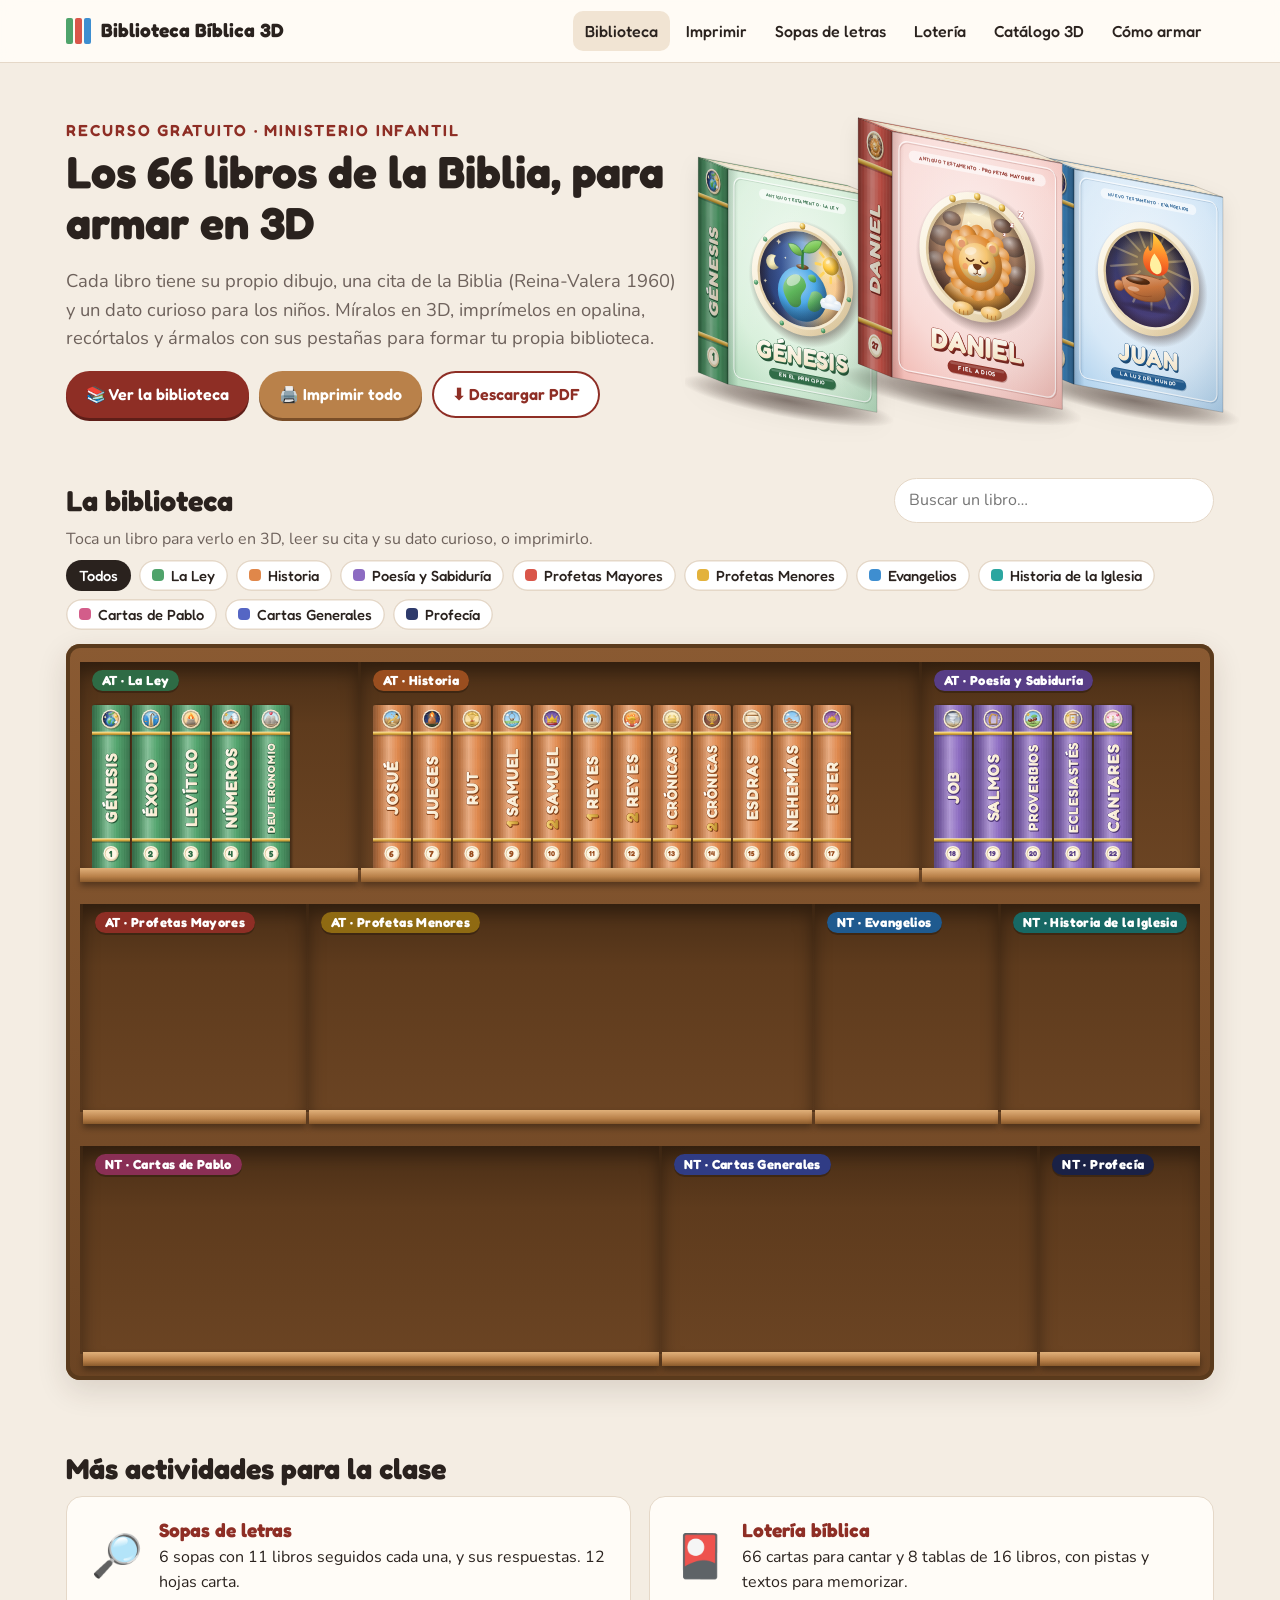
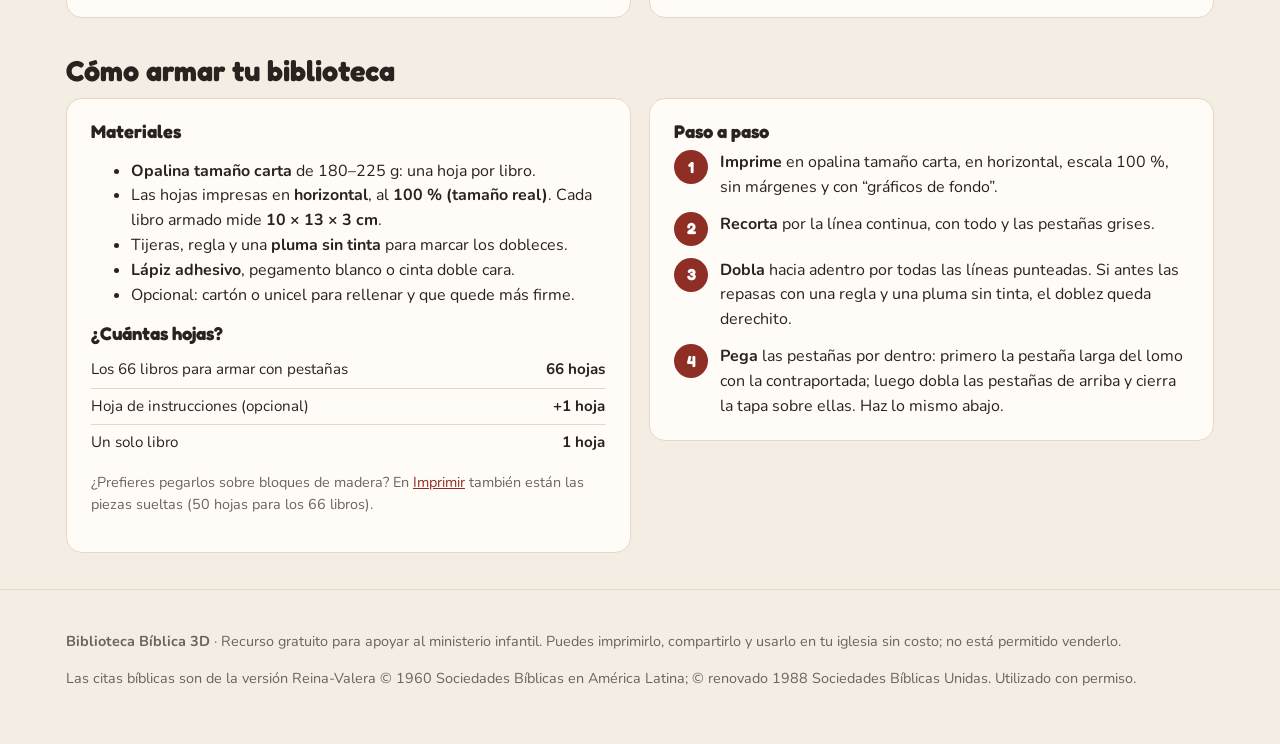
<file: index.html>
<!doctype html>
<html lang="es">
<head>
<meta charset="utf-8">
<meta name="viewport" content="width=device-width, initial-scale=1">
<title>Biblioteca Bíblica 3D · 66 libros para armar</title>
<meta name="description" content="Recursos gratuitos para el ministerio infantil: los 66 libros de la Biblia en 3D, con cita (RVR1960) y dato curioso, listos para imprimir, recortar, doblar y armar.">
<meta property="og:title" content="Biblioteca Bíblica 3D">
<meta property="og:description" content="Los 66 libros de la Biblia para armar en 3D. Gratis para el ministerio infantil.">
<link rel="icon" href="img/icono.svg" type="image/svg+xml">
<link rel="preconnect" href="https://fonts.googleapis.com"><link rel="preconnect" href="https://fonts.gstatic.com" crossorigin>
<link href="https://fonts.googleapis.com/css2?family=Fredoka:wght@400;500;600;700&family=Nunito:wght@400;600;700&display=swap" rel="stylesheet">
<link rel="stylesheet" href="css/estilos.css?v=3">
<script>/* pide la letra de inmediato (también para generar PDF) */
if (document.fonts) ['500', '600', '700'].forEach(w => document.fonts.load(w + ' 16px Fredoka'));</script>
</head>
<body>
<header class="top"><div class="wrap">
  <a class="logo" href="index.html"><span class="lb"><i style="background:#4FA36B"></i><i style="background:#D9564A"></i><i style="background:#3E8ED0"></i></span>Biblioteca Bíblica 3D</a>
  <nav class="nav"><a href="index.html" class="on">Biblioteca</a><a href="imprimir.html">Imprimir</a><a href="sopas.html">Sopas de letras</a><a href="loteria.html">Lotería</a><a href="catalogo.html">Catálogo 3D</a><a href="#armar">Cómo armar</a></nav>
</div></header>

<section class="hero"><div class="wrap">
  <div>
    <p class="fred" style="color:var(--accent);letter-spacing:.12em;font-weight:600;margin:0 0 6px">RECURSO GRATUITO · MINISTERIO INFANTIL</p>
    <h1>Los 66 libros de la Biblia, para armar en 3D</h1>
    <p class="lead">Cada libro tiene su propio dibujo, una cita de la Biblia (Reina-Valera 1960) y un dato curioso para los niños. Míralos en 3D, imprímelos en opalina, recórtalos y ármalos con sus pestañas para formar tu propia biblioteca.</p>
    <div class="acciones">
      <a class="btn" href="#librero">📚 Ver la biblioteca</a>
      <a class="btn wood" href="imprimir.html">🖨️ Imprimir todo</a>
      <a class="btn sec" href="descargas/biblioteca-biblica-3d-armable.pdf" download>⬇ Descargar PDF</a>
    </div>
  </div>
  <div class="libros3d" id="heroLibros" aria-hidden="true"></div>
</div></section>

<section class="seccion" id="librero" style="padding-top:10px"><div class="wrap">
  <div class="barra">
    <h2 style="margin:0">La biblioteca</h2>
    <input class="buscar" id="buscar" type="search" placeholder="Buscar un libro…" aria-label="Buscar un libro">
  </div>
  <p class="muted" style="margin:4px 0 8px">Toca un libro para verlo en 3D, leer su cita y su dato curioso, o imprimirlo.</p>
  <div class="chips" id="chips"></div>
  <div class="librero" id="estantes"></div>
</div></section>

<section class="seccion" id="actividades" style="padding-bottom:0"><div class="wrap">
  <h2>Más actividades para la clase</h2>
  <div class="grid g2">
    <a class="card" href="sopas.html" style="text-decoration:none;color:inherit;display:flex;gap:16px;align-items:center">
      <span style="font-size:2.6rem" aria-hidden="true">🔎</span>
      <span><b class="fred" style="font-size:1.2rem;color:var(--accent)">Sopas de letras</b><br>6 sopas con 11 libros seguidos cada una, y sus respuestas. 12 hojas carta.</span>
    </a>
    <a class="card" href="loteria.html" style="text-decoration:none;color:inherit;display:flex;gap:16px;align-items:center">
      <span style="font-size:2.6rem" aria-hidden="true">🎴</span>
      <span><b class="fred" style="font-size:1.2rem;color:var(--accent)">Lotería bíblica</b><br>66 cartas para cantar y 8 tablas de 16 libros, con pistas y textos para memorizar.</span>
    </a>
  </div>
</div></section>

<section class="seccion" id="armar"><div class="wrap">
  <h2>Cómo armar tu biblioteca</h2>
  <div class="grid g2" style="align-items:start">
    <div class="card">
      <h3>Materiales</h3>
      <ul>
        <li><b>Opalina tamaño carta</b> de 180–225 g: una hoja por libro.</li>
        <li>Las hojas impresas en <b>horizontal</b>, al <b>100 % (tamaño real)</b>. Cada libro armado mide <b>10 × 13 × 3 cm</b>.</li>
        <li>Tijeras, regla y una <b>pluma sin tinta</b> para marcar los dobleces.</li>
        <li><b>Lápiz adhesivo</b>, pegamento blanco o cinta doble cara.</li>
        <li>Opcional: cartón o unicel para rellenar y que quede más firme.</li>
      </ul>
      <h3>¿Cuántas hojas?</h3>
      <table style="width:100%;border-collapse:collapse;font-size:.95rem">
        <tr><td style="padding:6px 0;border-bottom:1px solid var(--line)">Los 66 libros para armar con pestañas</td><td style="text-align:right;border-bottom:1px solid var(--line)"><b>66 hojas</b></td></tr>
        <tr><td style="padding:6px 0;border-bottom:1px solid var(--line)">Hoja de instrucciones (opcional)</td><td style="text-align:right;border-bottom:1px solid var(--line)"><b>+1 hoja</b></td></tr>
        <tr><td style="padding:6px 0">Un solo libro</td><td style="text-align:right"><b>1 hoja</b></td></tr>
      </table>
      <p class="muted" style="font-size:.9rem;margin-top:10px">¿Prefieres pegarlos sobre bloques de madera? En <a href="imprimir.html">Imprimir</a> también están las piezas sueltas (50 hojas para los 66 libros).</p>

    </div>
    <div class="card">
      <h3>Paso a paso</h3>
      <div class="grid" style="gap:12px">
        <div class="paso"><b class="n">1</b><div><b>Imprime</b> en opalina tamaño carta, en horizontal, escala 100 %, sin márgenes y con “gráficos de fondo”.</div></div>
        <div class="paso"><b class="n">2</b><div><b>Recorta</b> por la línea continua, con todo y las pestañas grises.</div></div>
        <div class="paso"><b class="n">3</b><div><b>Dobla</b> hacia adentro por todas las líneas punteadas. Si antes las repasas con una regla y una pluma sin tinta, el doblez queda derechito.</div></div>
        <div class="paso"><b class="n">4</b><div><b>Pega</b> las pestañas por dentro: primero la pestaña larga del lomo con la contraportada; luego dobla las pestañas de arriba y cierra la tapa sobre ellas. Haz lo mismo abajo.</div></div>
      </div>
    </div>
  </div>
</div></section>

<footer class="pie"><div class="wrap">
  <p><b>Biblioteca Bíblica 3D</b> · Recurso gratuito para apoyar al ministerio infantil. Puedes imprimirlo, compartirlo y usarlo en tu iglesia sin costo; no está permitido venderlo.</p>
  <p>Las citas bíblicas son de la versión Reina-Valera © 1960 Sociedades Bíblicas en América Latina; © renovado 1988 Sociedades Bíblicas Unidas. Utilizado con permiso.</p>
</div></footer>

<script src="js/arte.js"></script>
<script src="js/piezas.js"></script>
<script src="js/libros-at.js"></script>
<script src="js/libros-nt.js"></script>
<script src="js/vistas.js?v=3"></script>
<script>
(function () {
  const B = Biblioteca, V = Vistas, esc = B.esc;
  B.montarDefs();
  const todos = B.LIBROS.slice().sort((a, b) => a.n - b.n);
  document.getElementById('heroLibros').innerHTML = [1, 27, 43].map(n => V.svg3D(B.porNumero(n), 'frente')).join('');

  let filtro = 'todos', texto = '';
  const quitar = t => t.normalize('NFD').replace(/[̀-ͯ]/g, '').toLowerCase();
  const chips = document.getElementById('chips');
  chips.innerHTML = `<button class="chip on" data-g="todos">Todos</button>` +
    B.ORDEN.map(id => `<button class="chip" data-g="${id}"><i style="background:${B.GRUPOS[id].base}"></i>${B.GRUPOS[id].nombre}</button>`).join('');
  chips.addEventListener('click', e => {
    const c = e.target.closest('.chip'); if (!c) return;
    filtro = c.dataset.g; chips.querySelectorAll('.chip').forEach(x => x.classList.toggle('on', x === c)); dibujar();
  });
  document.getElementById('buscar').addEventListener('input', e => { texto = quitar(e.target.value.trim()); dibujar(); });

  function dibujar() {
    const html = B.ORDEN.filter(id => filtro === 'todos' || filtro === id).map(id => {
      const G = B.GRUPOS[id];
      const ls = todos.filter(b => b.g === id && (!texto || quitar(b.nombre).includes(texto)));
      if (!ls.length) return '';
      return `<div class="repisa"><h3 style="background:${G.osc}">${G.t} · ${esc(G.nombre)}</h3><div class="fila">` +
        ls.map(b => `<a class="lomo-btn" href="libro.html?n=${b.n}" aria-label="${esc(b.nombre)}"><span class="tip">${b.n}. ${esc(b.nombre)}</span>${B.svg('lomo', b)}</a>`).join('') +
        `</div></div>`;
    }).join('');
    document.getElementById('estantes').innerHTML = html || '<p style="color:#fff;padding:20px">No encontramos ese libro.</p>';
  }
  dibujar();
})();
</script>
</body>
</html>
</file>
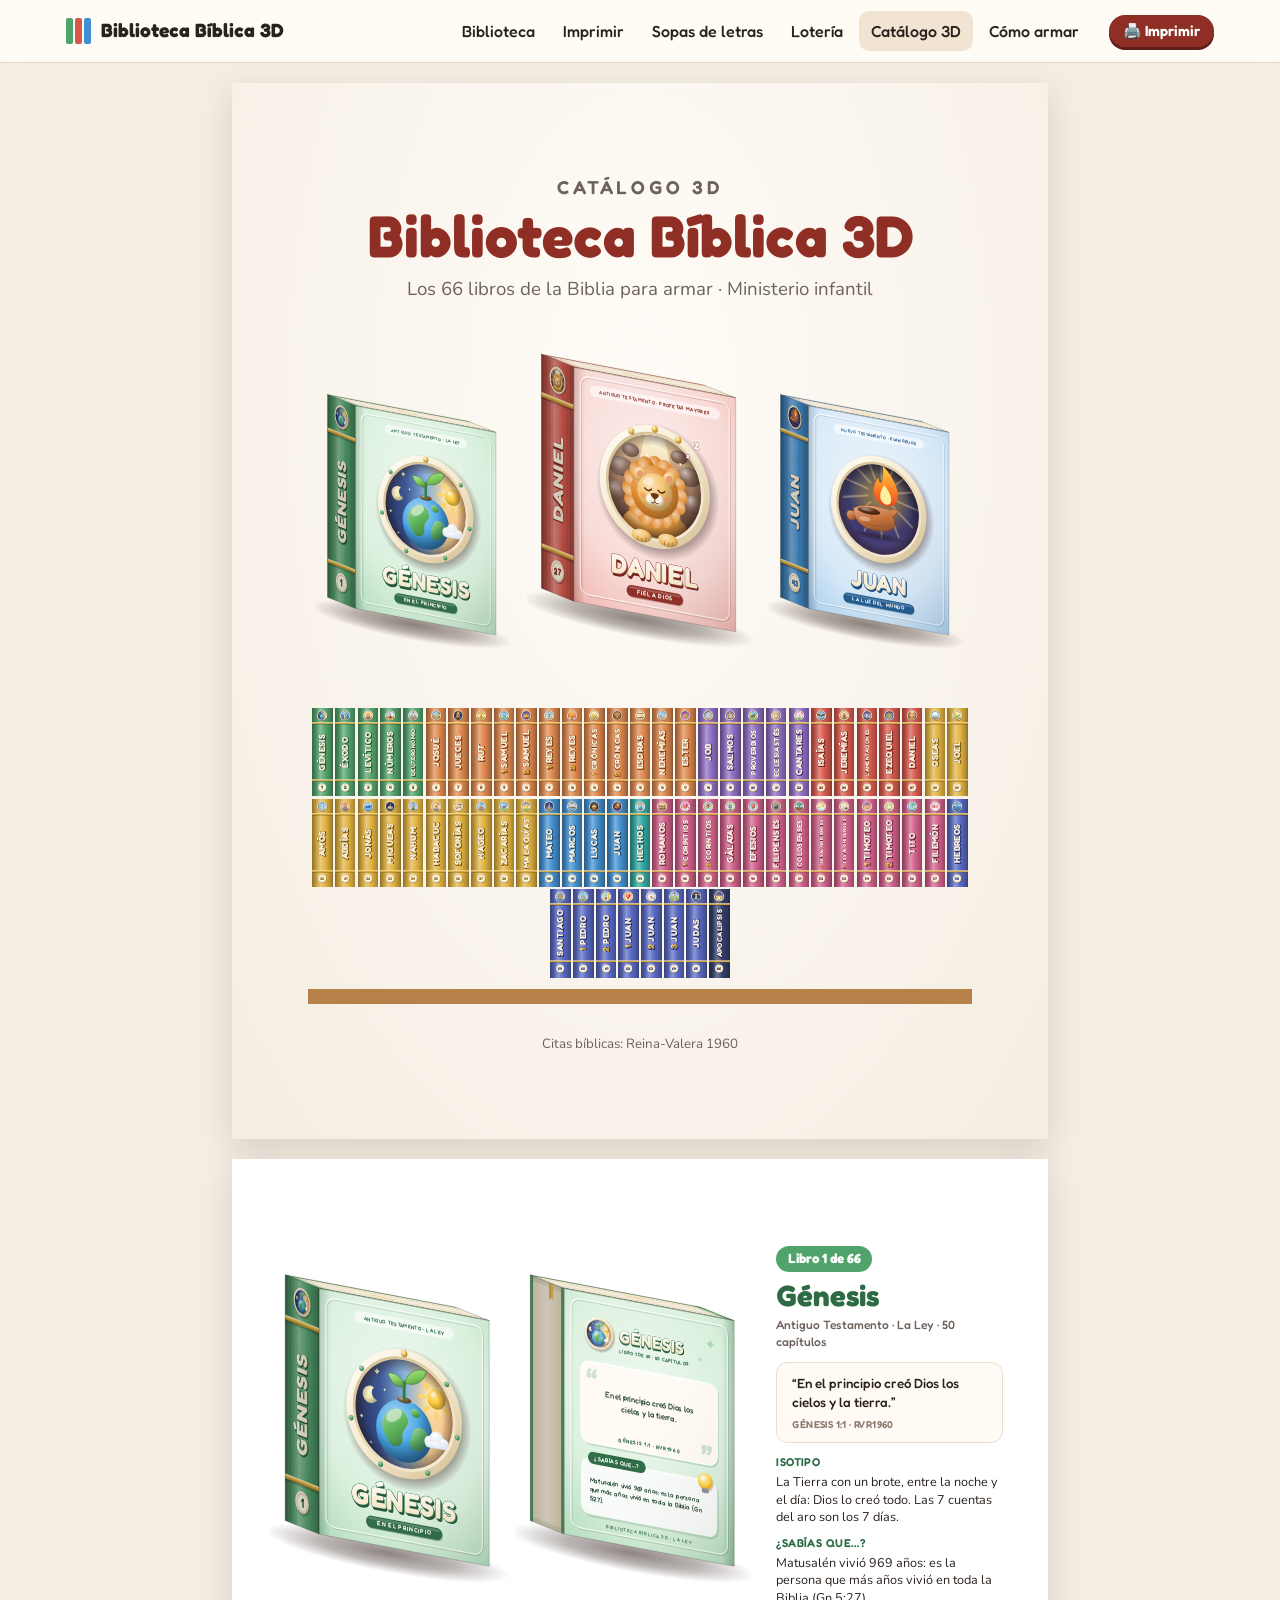
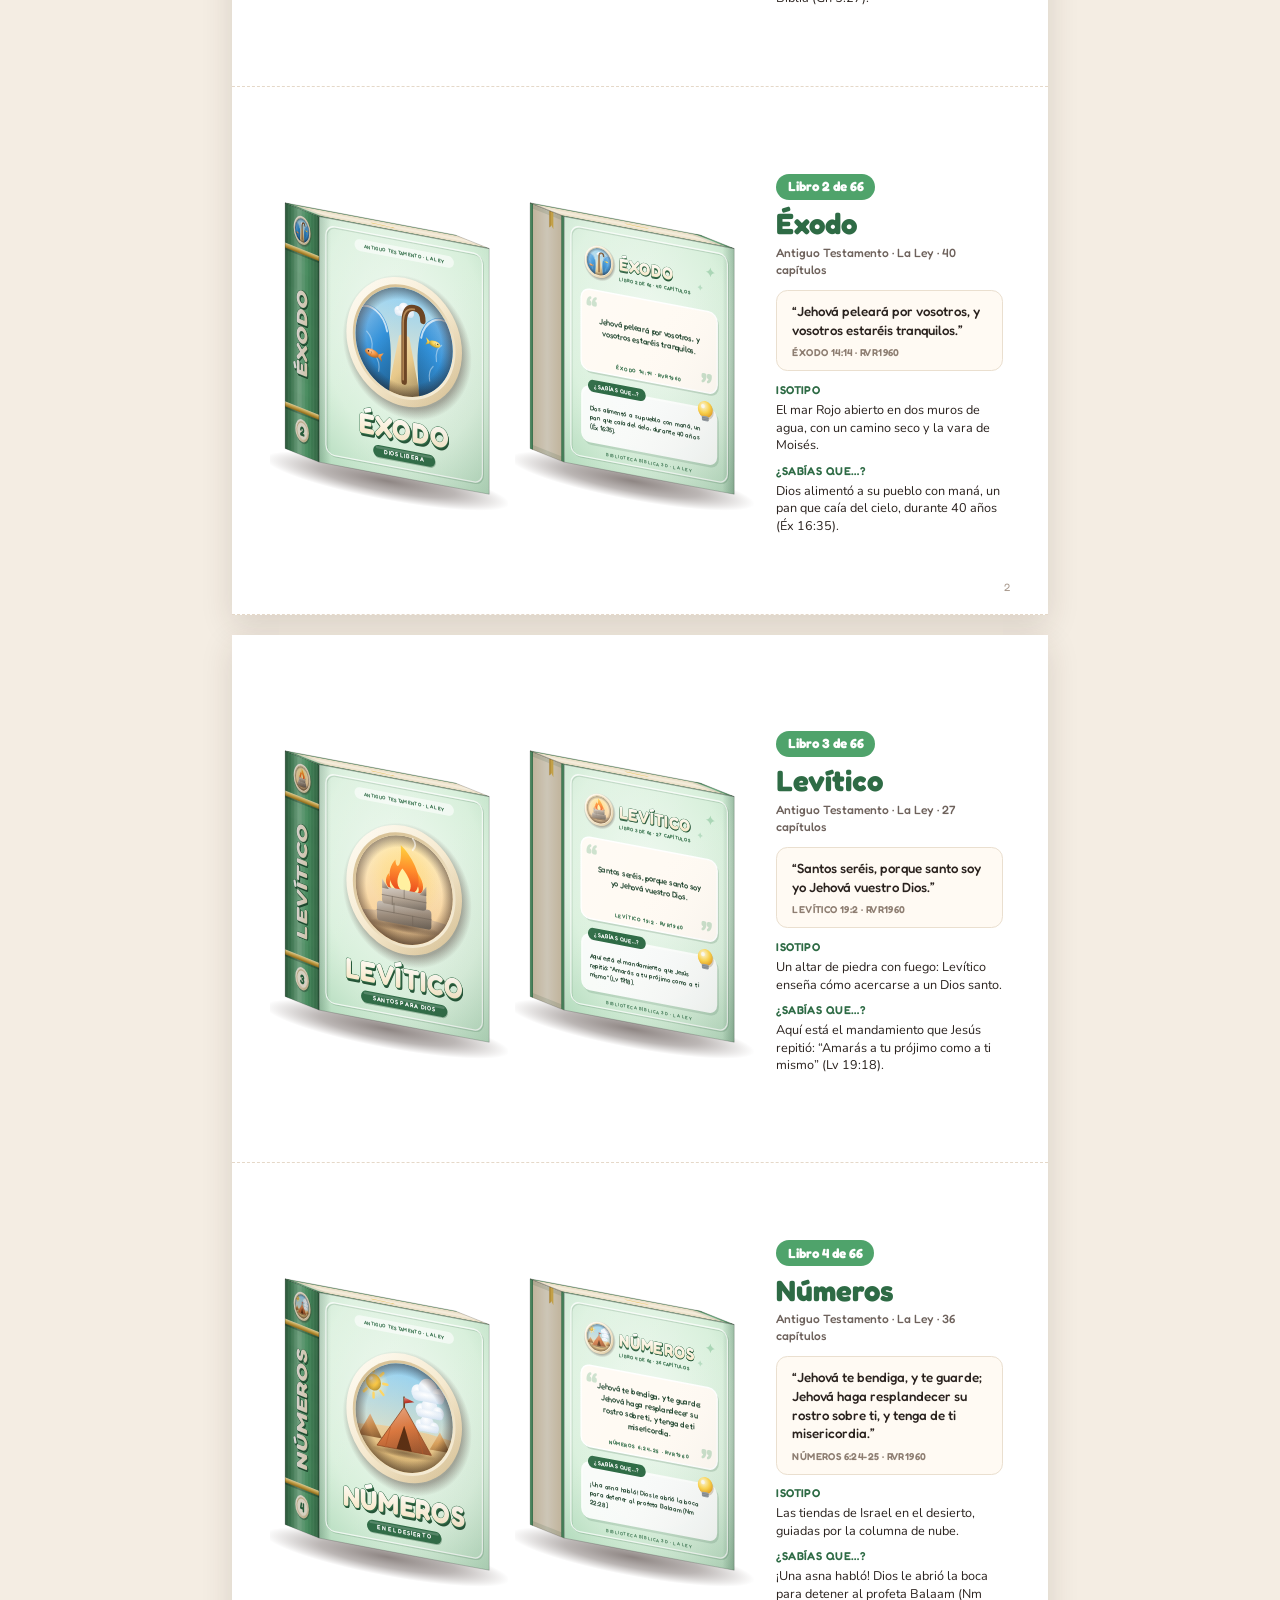
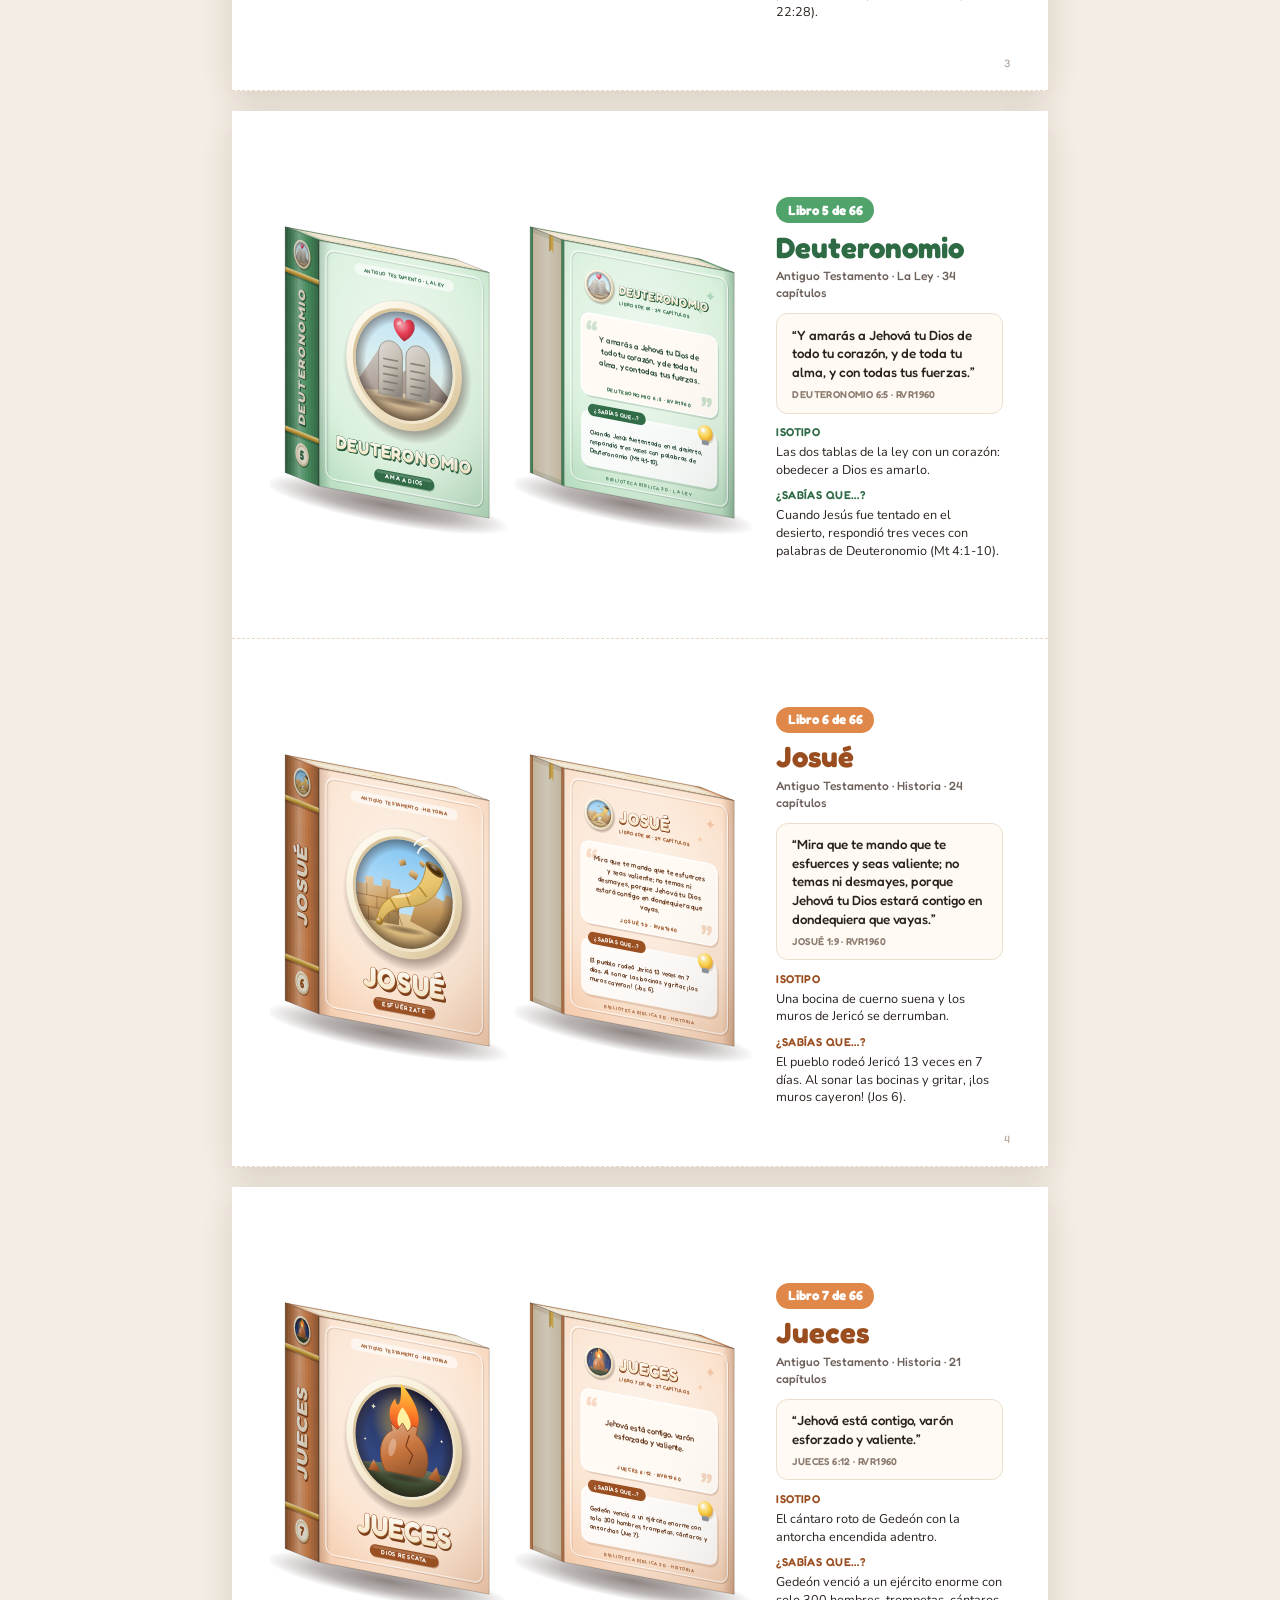
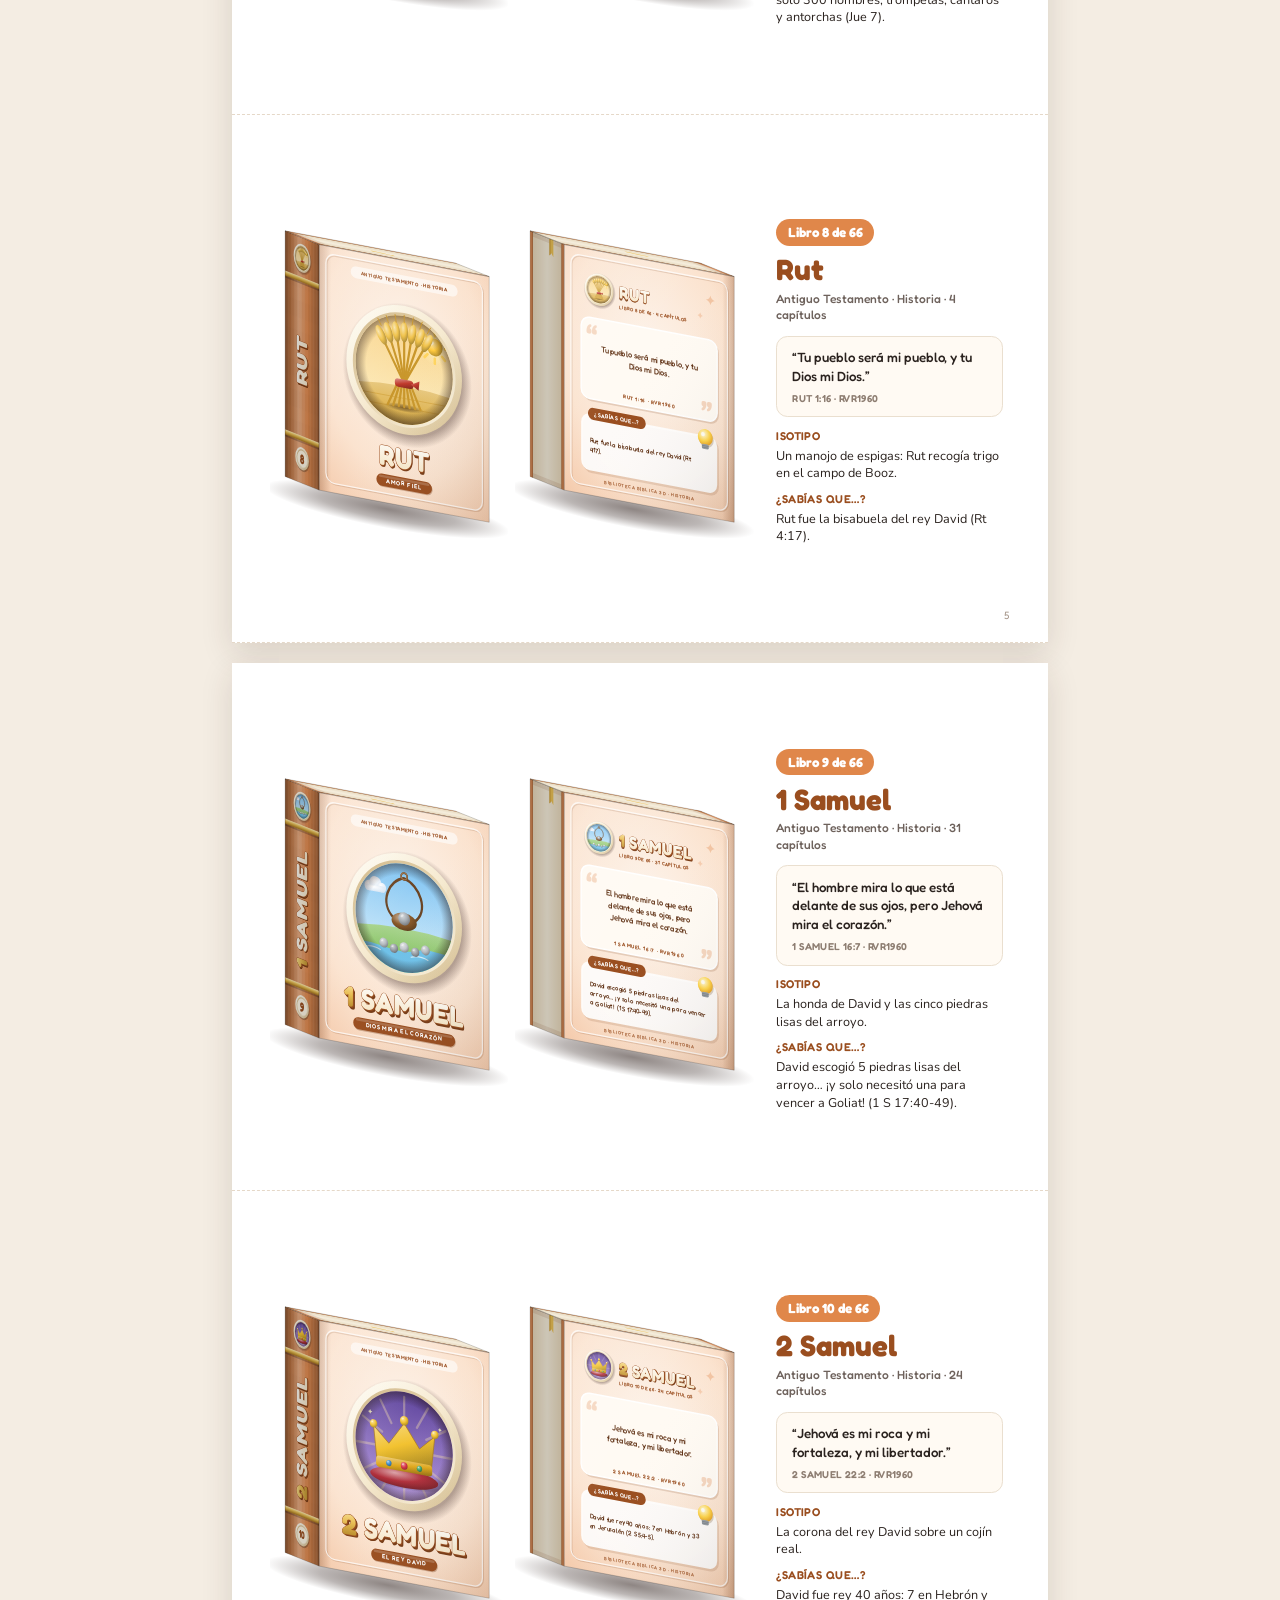
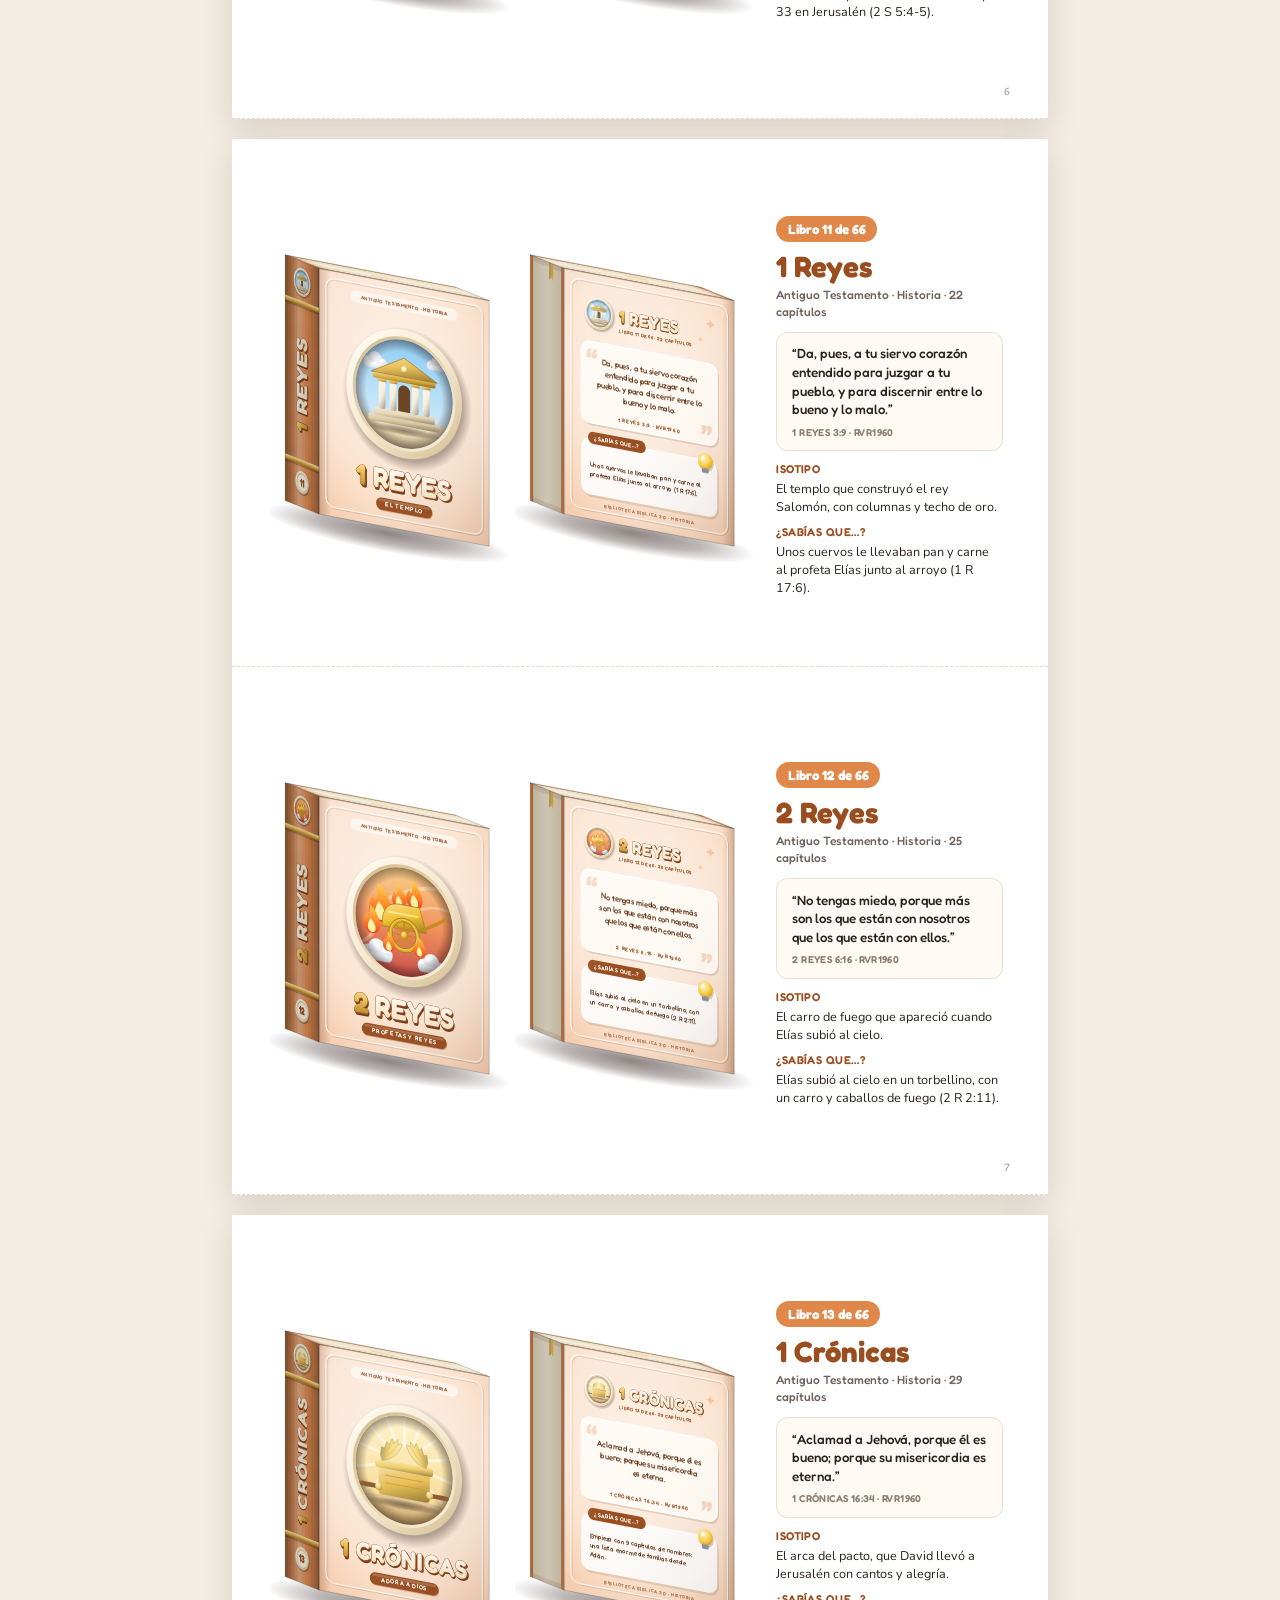
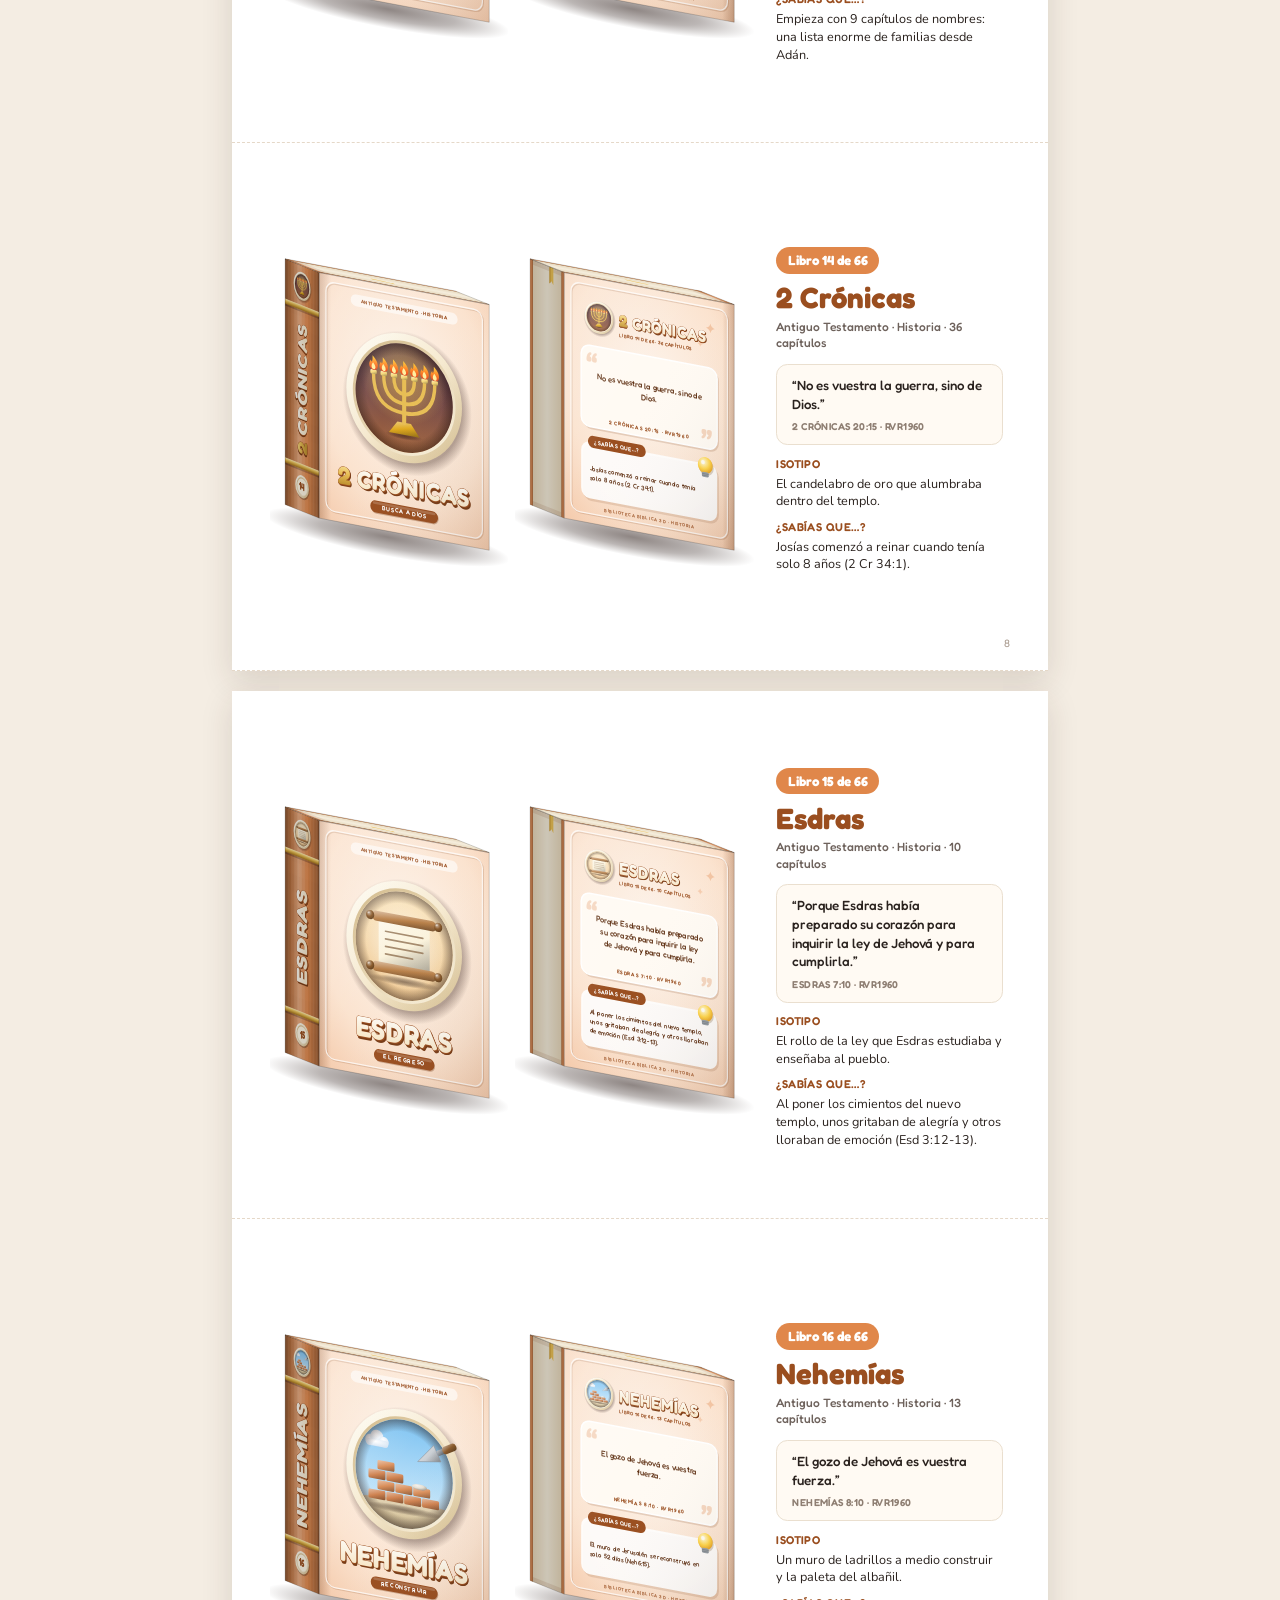
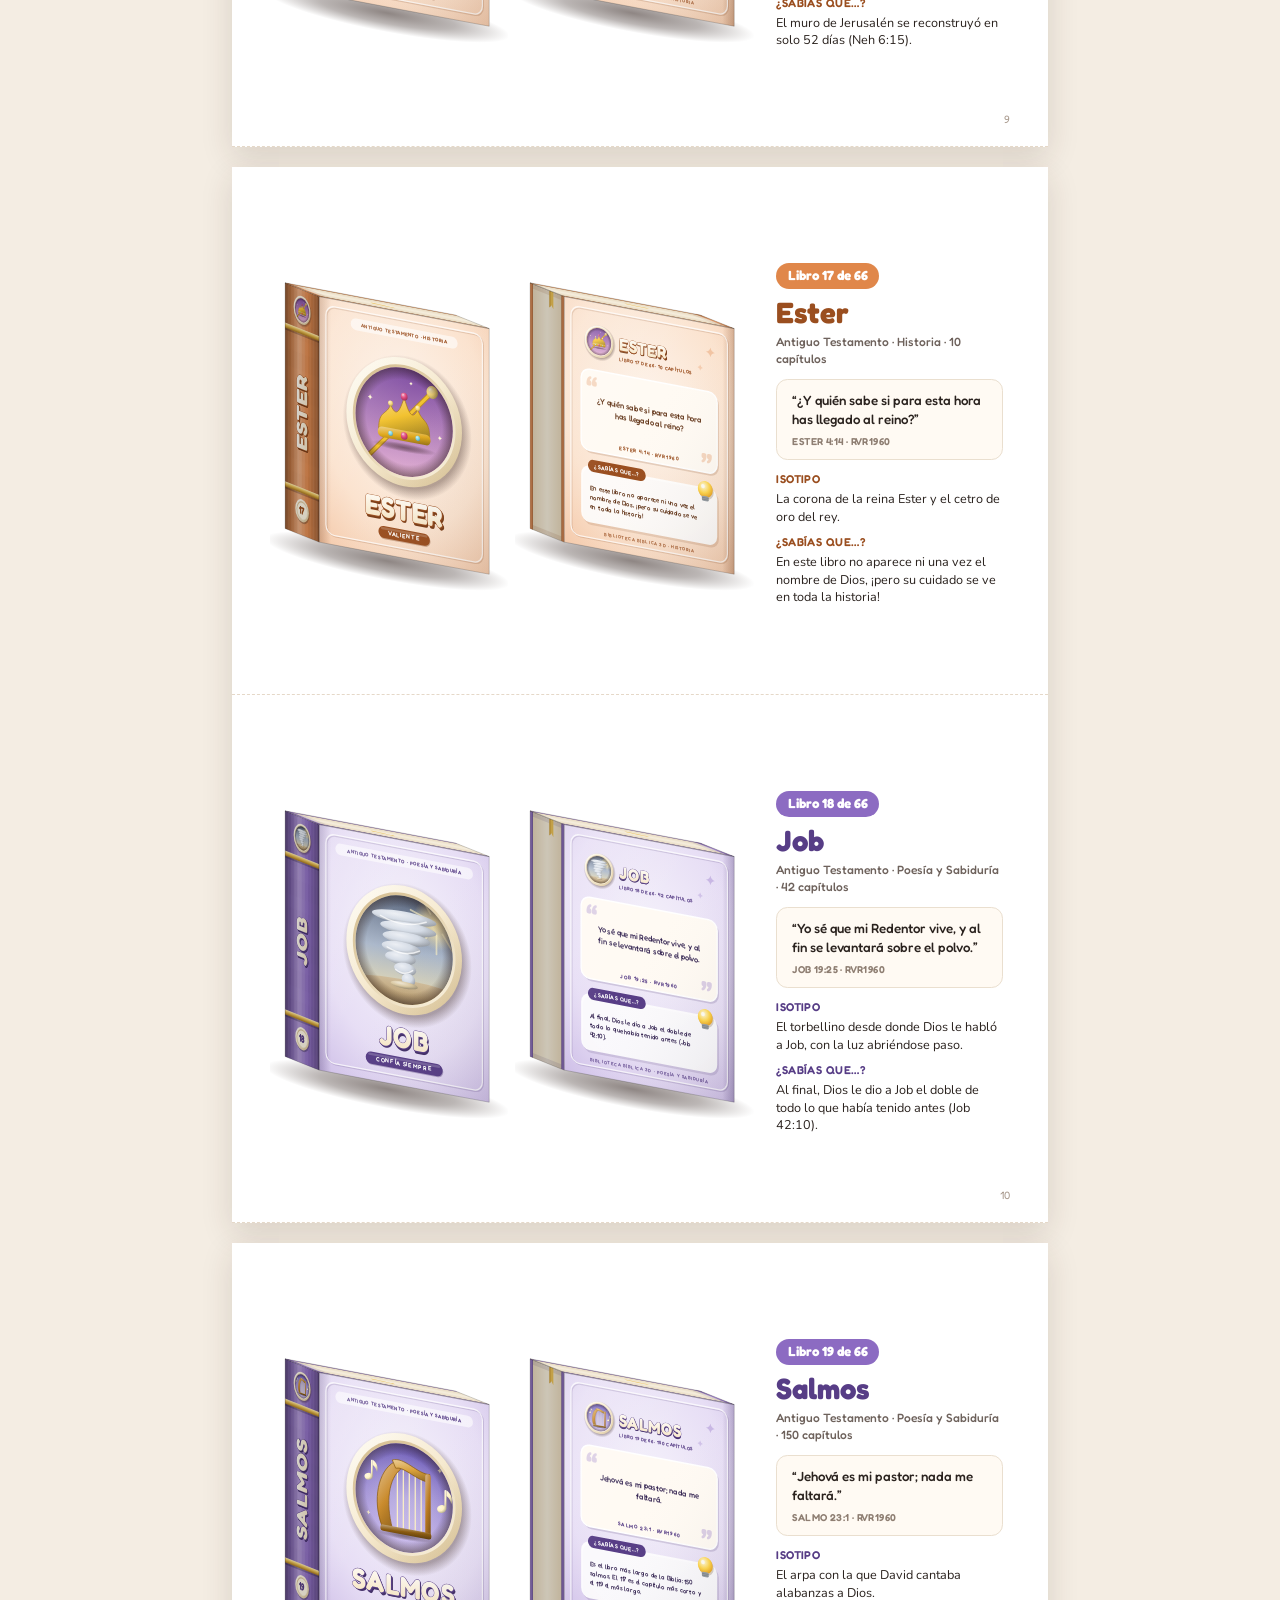
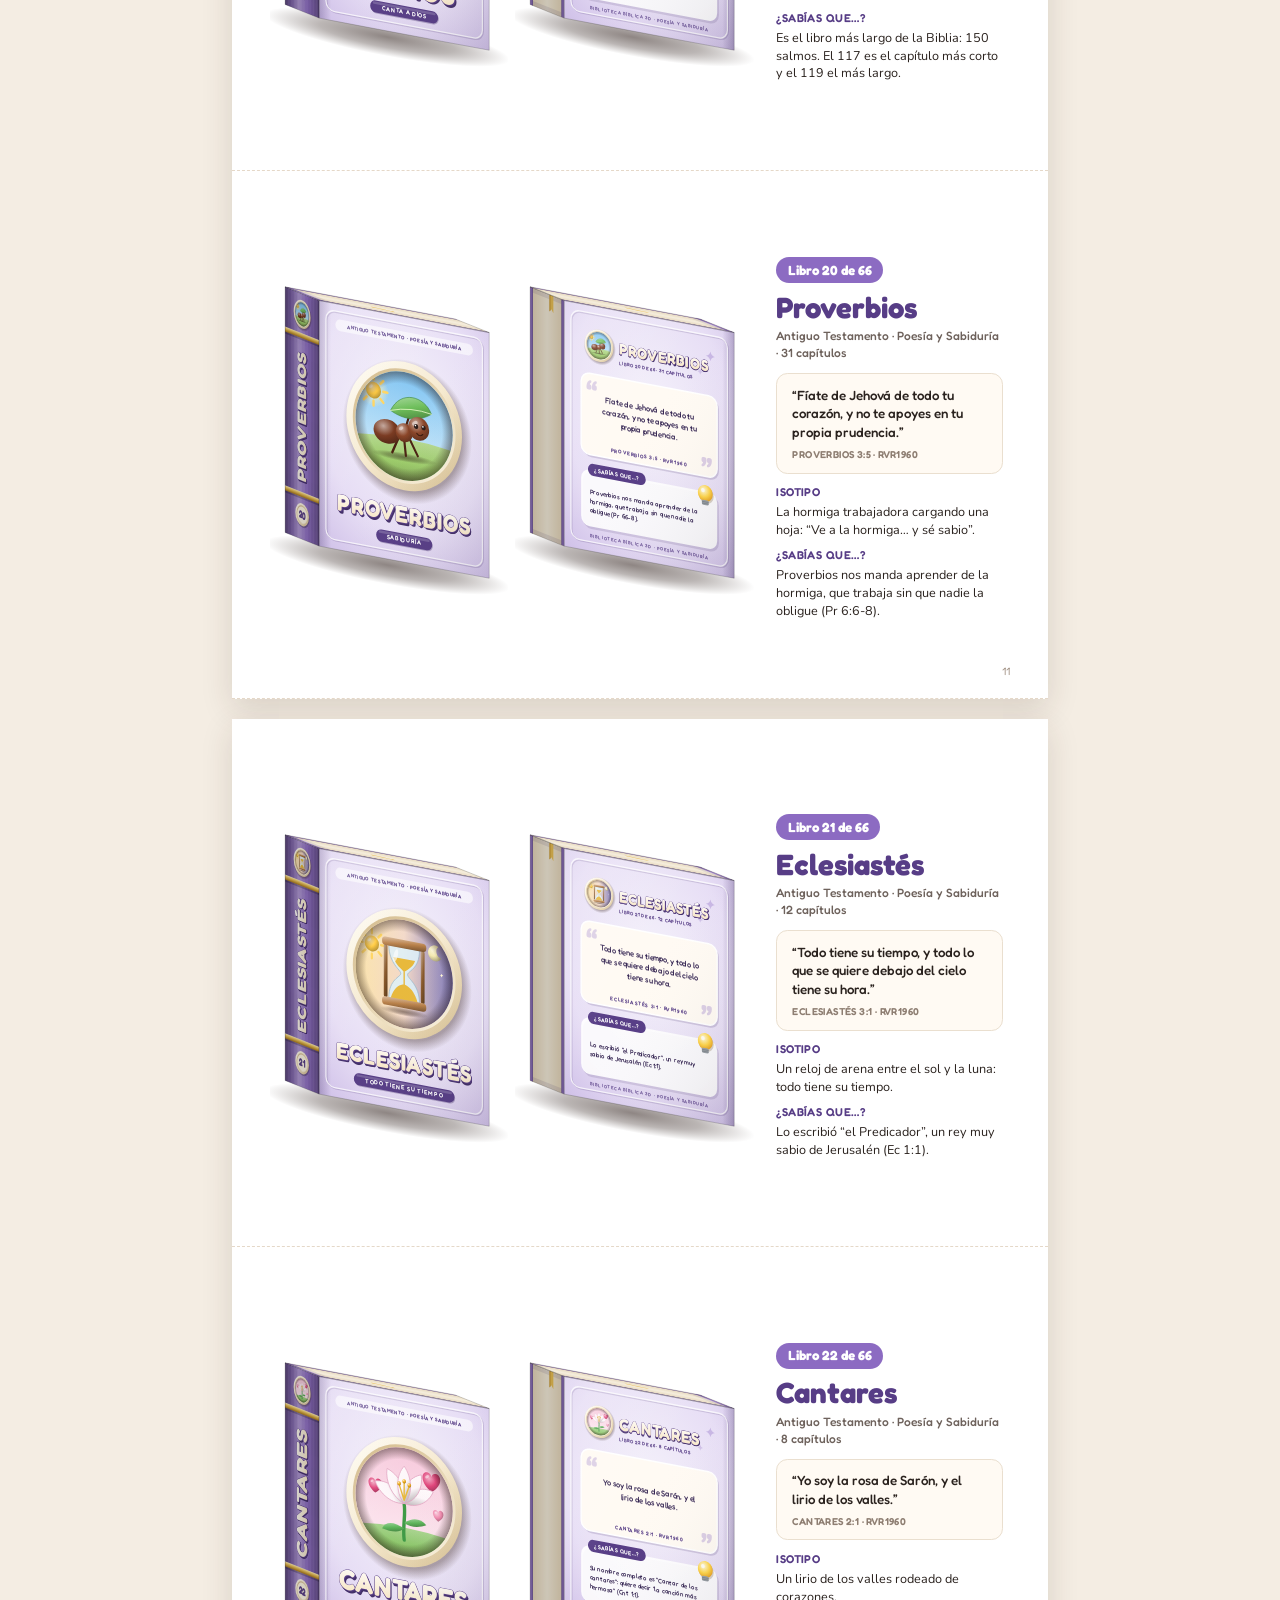
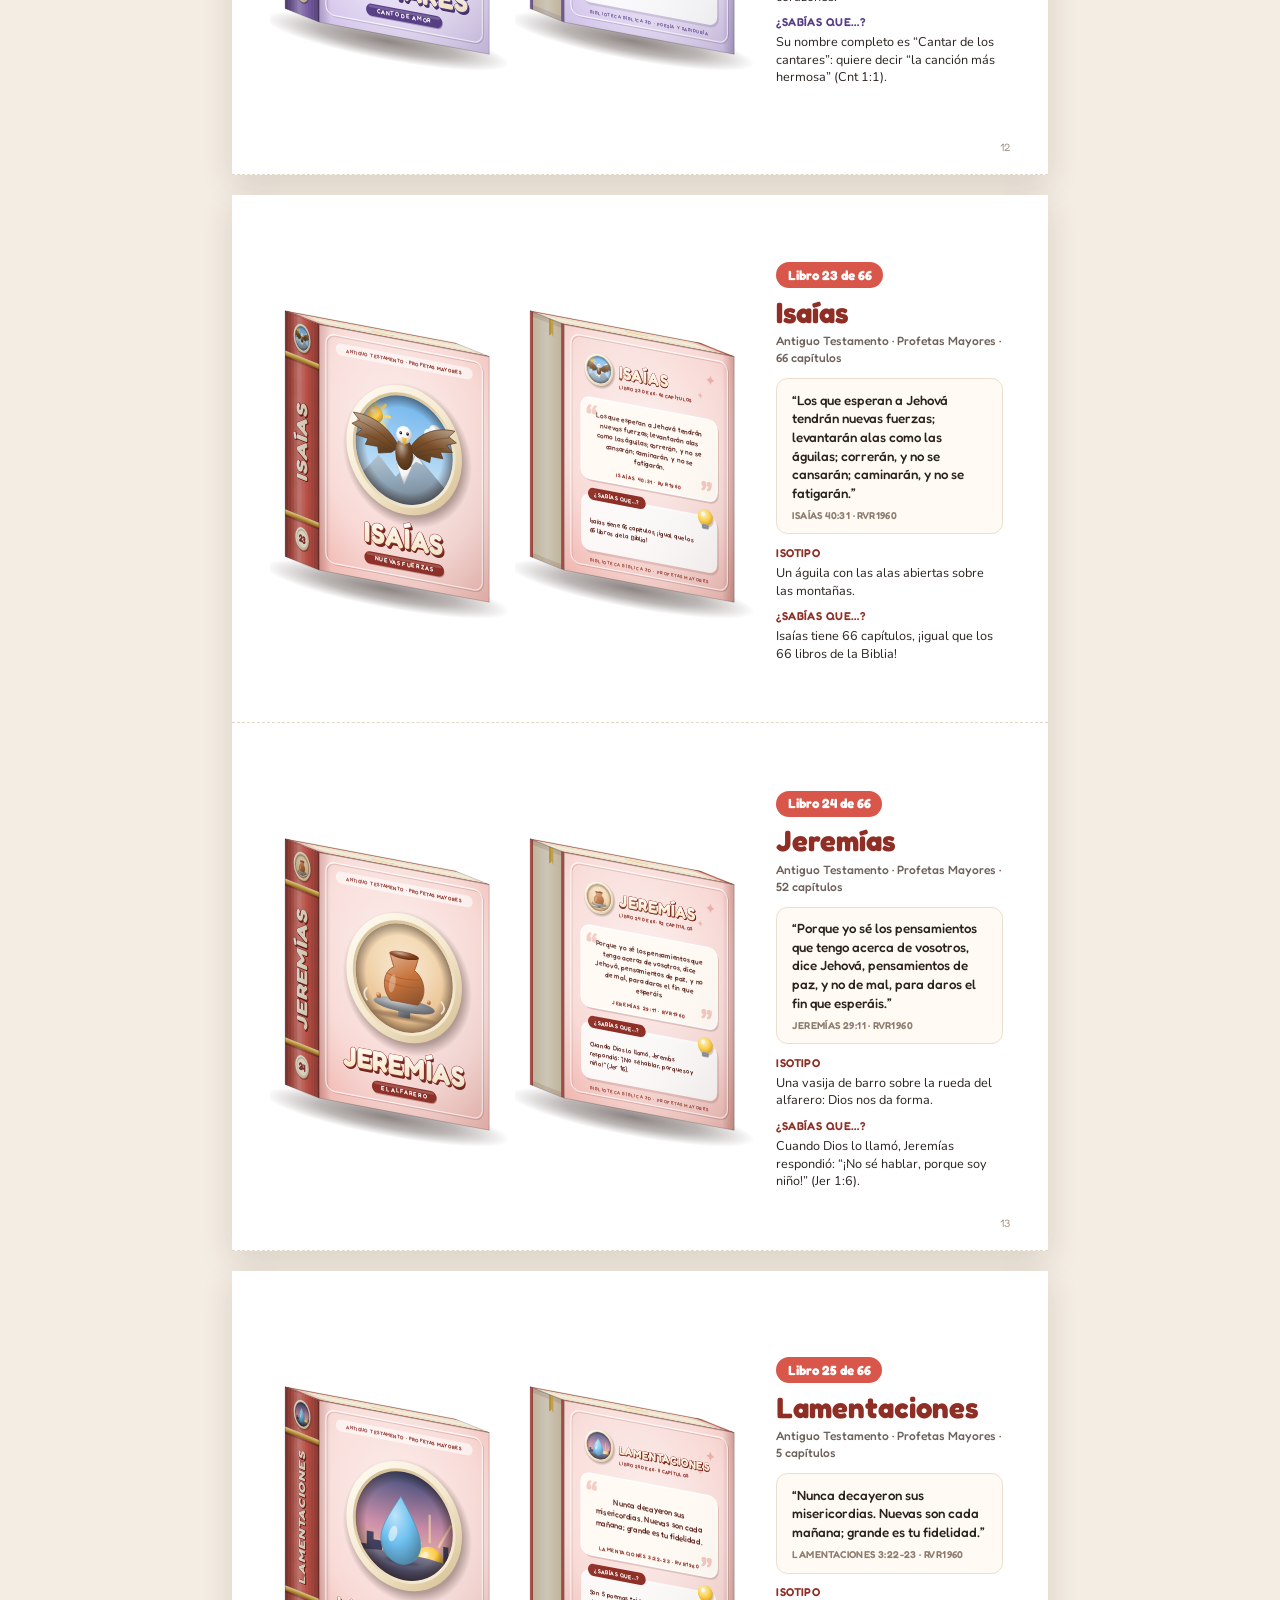
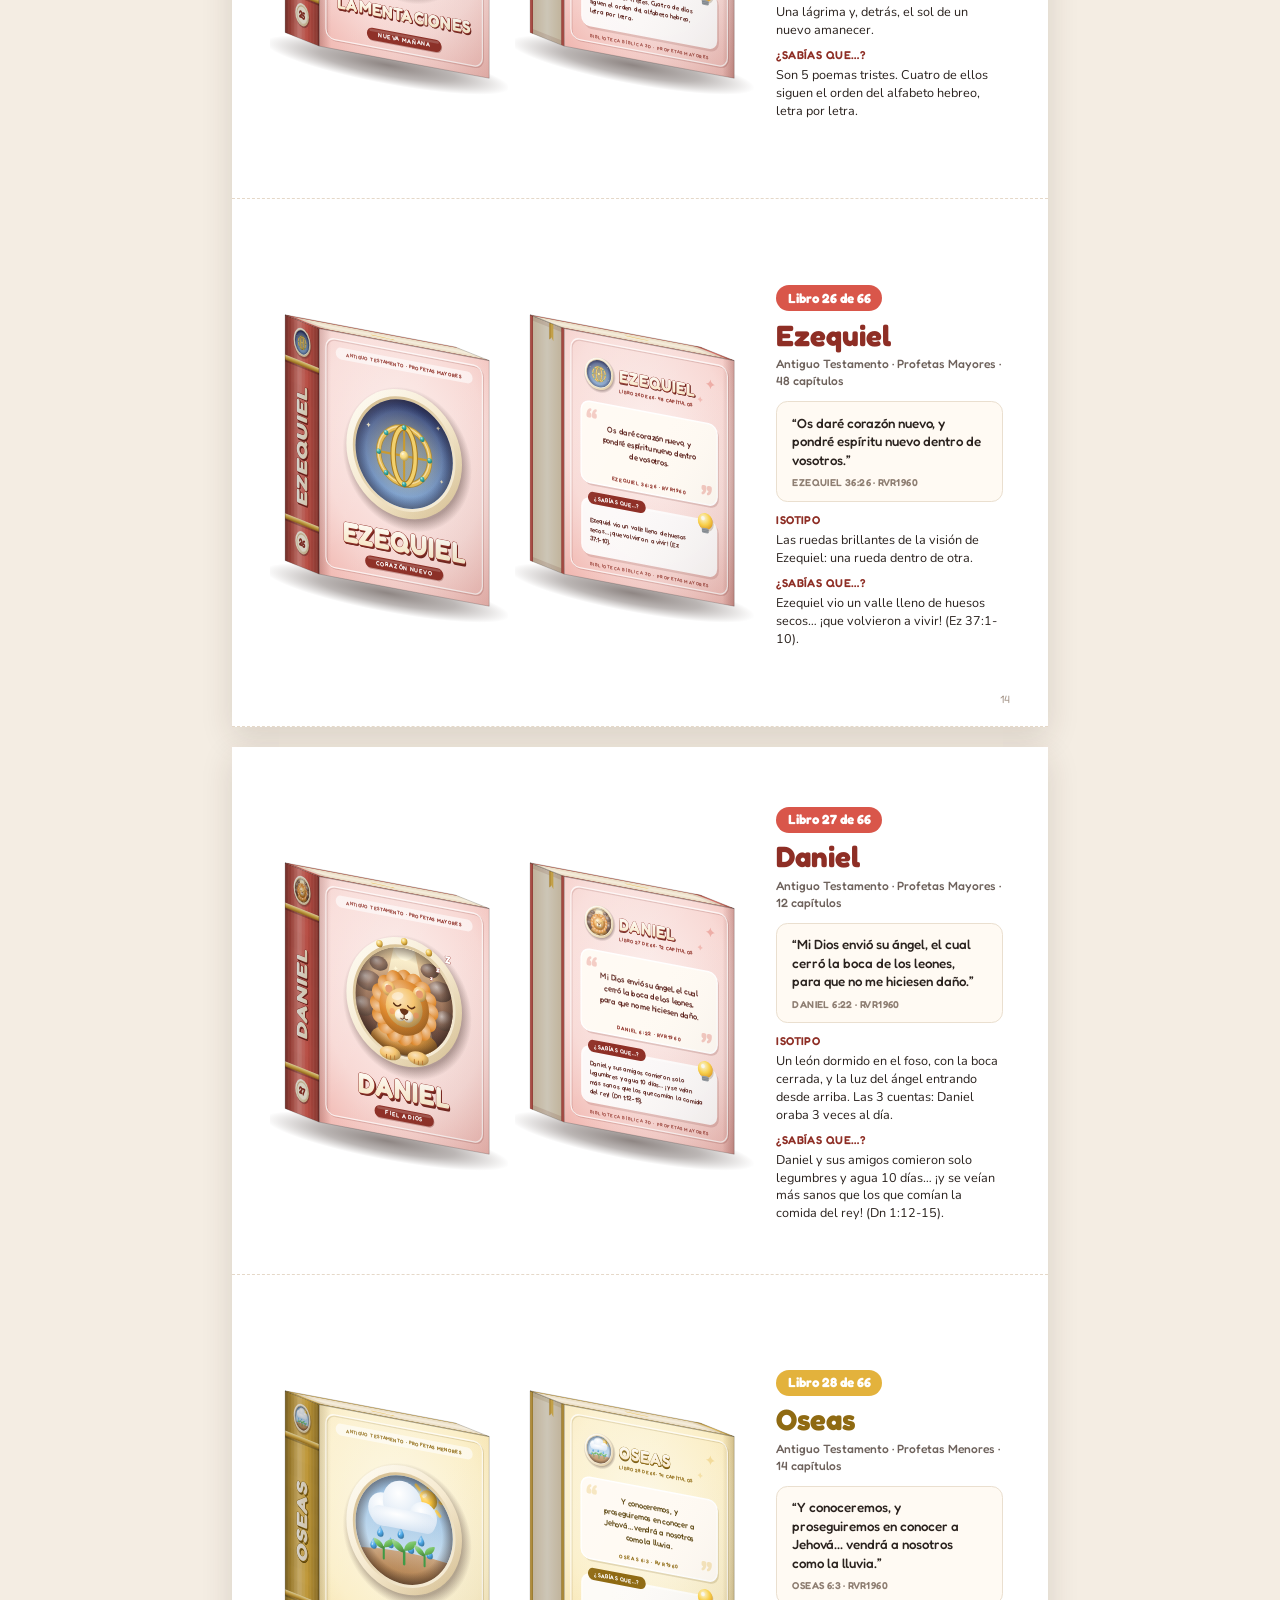
<file: catalogo.html>
<!doctype html>
<html lang="es">
<head>
<meta charset="utf-8">
<meta name="viewport" content="width=device-width, initial-scale=1">
<title>Catálogo 3D · Biblioteca Bíblica 3D</title>
<meta name="description" content="Los 66 libros de la Biblia en 3D: portada, contraportada, cita (RVR1960) y dato curioso de cada libro.">
<link rel="icon" href="img/icono.svg" type="image/svg+xml">
<link rel="preconnect" href="https://fonts.googleapis.com"><link rel="preconnect" href="https://fonts.gstatic.com" crossorigin>
<link href="https://fonts.googleapis.com/css2?family=Fredoka:wght@400;500;600;700&family=Nunito:wght@400;600;700&display=swap" rel="stylesheet">
<link rel="stylesheet" href="css/estilos.css?v=3">
<script>/* pide la letra de inmediato (también para generar PDF) */
if (document.fonts) ['500', '600', '700'].forEach(w => document.fonts.load(w + ' 16px Fredoka'));</script>
</head>
<body>
<header class="top no-print"><div class="wrap">
  <a class="logo" href="index.html"><span class="lb"><i style="background:#4FA36B"></i><i style="background:#D9564A"></i><i style="background:#3E8ED0"></i></span>Biblioteca Bíblica 3D</a>
  <nav class="nav"><a href="index.html">Biblioteca</a><a href="imprimir.html">Imprimir</a><a href="sopas.html">Sopas de letras</a><a href="loteria.html">Lotería</a><a href="catalogo.html" class="on">Catálogo 3D</a><a href="index.html#armar">Cómo armar</a></nav>
  <button class="btn sm" onclick="window.print()">🖨️ Imprimir</button>
</div></header>
<main id="paginas"></main>

<script src="js/arte.js"></script>
<script src="js/piezas.js"></script>
<script src="js/libros-at.js"></script>
<script src="js/libros-nt.js"></script>
<script src="js/vistas.js?v=3"></script>
<script>
(function () {
  const B = Biblioteca, V = Vistas, esc = B.esc;
  B.montarDefs();
  const libros = B.LIBROS.slice().sort((a, b) => a.n - b.n);
  let html = `<section class="pagina portada-cat">
      <p style="letter-spacing:.2em;font-family:Fredoka;font-weight:600">CATÁLOGO 3D</p>
      <h1>Biblioteca Bíblica 3D</h1>
      <p>Los 66 libros de la Biblia para armar · Ministerio infantil</p>
      <div style="display:flex;gap:4mm;margin-top:10mm;align-items:flex-end">${V.svg3D(B.porNumero(1), 'frente', '').replace('<svg', '<svg style="width:52mm"')}${V.svg3D(B.porNumero(27), 'frente', '').replace('<svg', '<svg style="width:60mm"')}${V.svg3D(B.porNumero(43), 'frente', '').replace('<svg', '<svg style="width:52mm"')}</div>
      <div class="cat-repisa">${libros.map(b => B.svg('lomo', b)).join('')}</div>
      <p style="font-size:10pt;margin-top:8mm">Citas bíblicas: Reina-Valera 1960</p>
    </section>`;
  for (let i = 0; i < libros.length; i += 2) {
    html += `<section class="pagina">` + libros.slice(i, i + 2).map(b => {
      const G = B.GRUPOS[b.g];
      return `<article class="cat-libro">
        <div class="vistas">${V.svg3D(b, 'frente')}${V.svg3D(b, 'atras')}</div>
        <div class="txt">
          <span class="num" style="background:${G.base}">Libro ${b.n} de 66</span>
          <h2 style="color:${G.osc}">${esc(b.nombre)}</h2>
          <p class="sec">${G.t === 'AT' ? 'Antiguo' : 'Nuevo'} Testamento · ${esc(G.nombre)} · ${b.cap} ${b.cap === 1 ? 'capítulo' : 'capítulos'}</p>
          <blockquote>“${esc(b.cita)}”<cite>${esc(b.ref.toUpperCase())} · RVR1960</cite></blockquote>
          <p class="k" style="color:${G.osc}">Isotipo</p><p>${esc(b.iso)}</p>
          <p class="k" style="color:${G.osc}">¿Sabías que…?</p><p>${esc(b.dato)}</p>
        </div></article>`;
    }).join('') + `<span class="folio">${i / 2 + 2}</span></section>`;
  }
  const cont = document.getElementById('paginas');
  cont.innerHTML = html;
  // en celular, las páginas carta se reducen para caber en la pantalla (al imprimir vuelven a tamaño real)
  // se usa el ancho de la pantalla del teléfono, porque el navegador agranda la ventana si algo no cabe
  const ajustar = () => { const w = Math.min(innerWidth, screen.width || innerWidth); const k = (w - 16) / 816.4; cont.style.zoom = k < 1 ? k.toFixed(3) : ''; };
  addEventListener('resize', ajustar); ajustar();
  document.documentElement.dataset.listo = '1';
})();
</script>
</body>
</html>
</file>
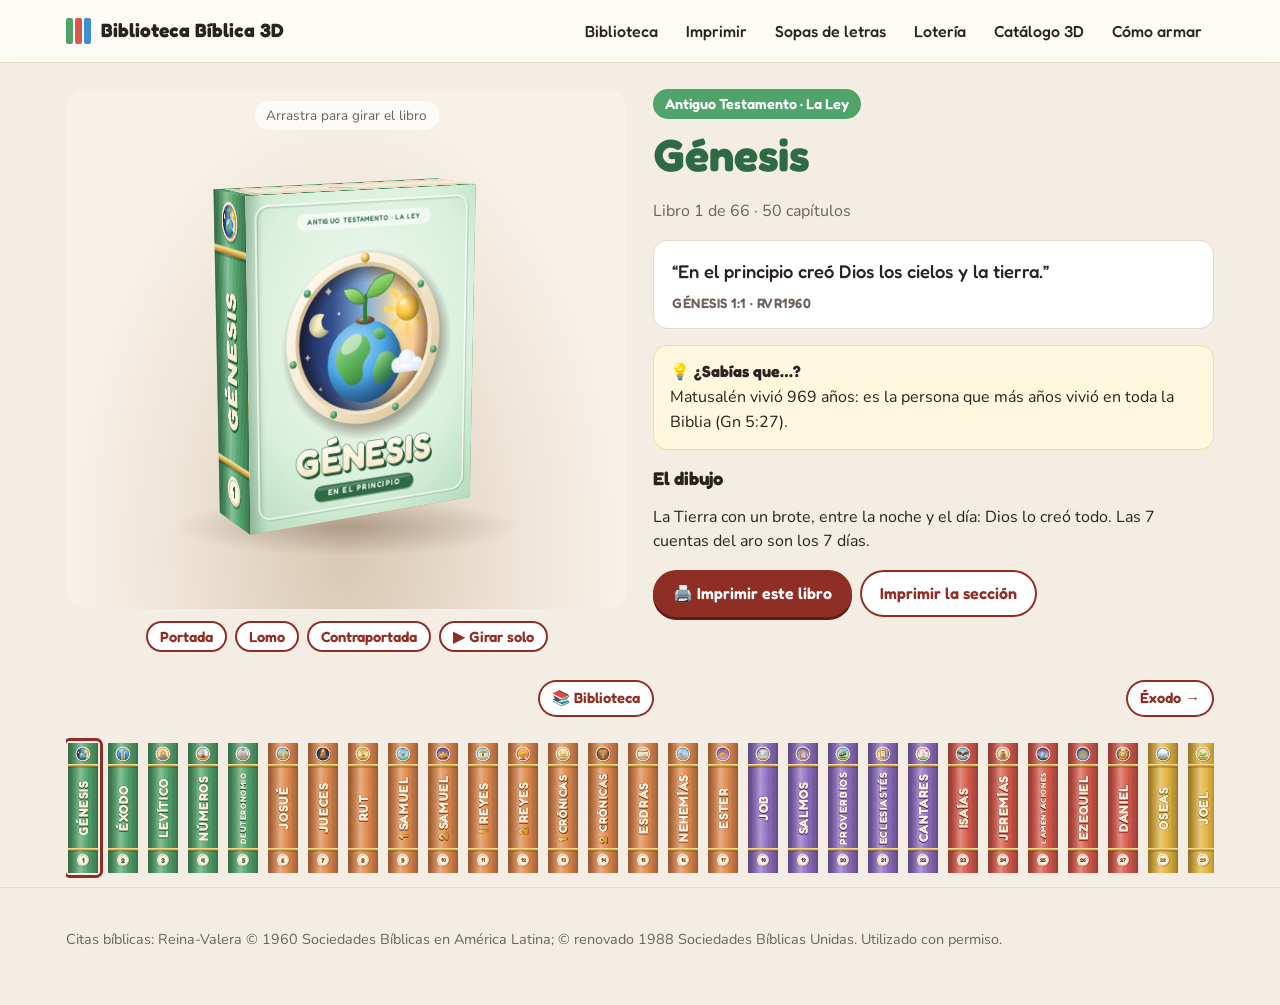
<file: libro.html>
<!doctype html>
<html lang="es">
<head>
<meta charset="utf-8">
<meta name="viewport" content="width=device-width, initial-scale=1">
<title>Libro · Biblioteca Bíblica 3D</title>
<meta name="description" content="Mira cada libro de la Biblia en 3D, con su cita (RVR1960) y un dato curioso para niños.">
<link rel="icon" href="img/icono.svg" type="image/svg+xml">
<link rel="preconnect" href="https://fonts.googleapis.com"><link rel="preconnect" href="https://fonts.gstatic.com" crossorigin>
<link href="https://fonts.googleapis.com/css2?family=Fredoka:wght@400;500;600;700&family=Nunito:wght@400;600;700&display=swap" rel="stylesheet">
<link rel="stylesheet" href="css/estilos.css?v=3">
<script>/* pide la letra de inmediato (también para generar PDF) */
if (document.fonts) ['500', '600', '700'].forEach(w => document.fonts.load(w + ' 16px Fredoka'));</script>
</head>
<body>
<header class="top"><div class="wrap">
  <a class="logo" href="index.html"><span class="lb"><i style="background:#4FA36B"></i><i style="background:#D9564A"></i><i style="background:#3E8ED0"></i></span>Biblioteca Bíblica 3D</a>
  <nav class="nav"><a href="index.html">Biblioteca</a><a href="imprimir.html">Imprimir</a><a href="sopas.html">Sopas de letras</a><a href="loteria.html">Lotería</a><a href="catalogo.html">Catálogo 3D</a><a href="index.html#armar">Cómo armar</a></nav>
</div></header>

<main class="wrap">
  <div class="visor">
    <div>
      <div class="escena" id="escena">
        <span class="ayuda">Arrastra para girar el libro</span>
        <div class="piso"></div>
        <div class="persp"><div class="libro" id="libro"></div></div>
      </div>
      <div class="controles">
        <button class="btn sm sec" data-vista="frente">Portada</button>
        <button class="btn sm sec" data-vista="lomo">Lomo</button>
        <button class="btn sm sec" data-vista="atras">Contraportada</button>
        <button class="btn sm sec" id="girar">▶ Girar solo</button>
      </div>
    </div>
    <div class="info" id="info"></div>
  </div>
  <div class="navlibros" id="nav"></div>
  <div class="miniatura" id="mini" aria-label="Todos los libros"></div>
</main>

<footer class="pie"><div class="wrap">
  <p>Citas bíblicas: Reina-Valera © 1960 Sociedades Bíblicas en América Latina; © renovado 1988 Sociedades Bíblicas Unidas. Utilizado con permiso.</p>
</div></footer>

<script src="js/arte.js"></script>
<script src="js/piezas.js"></script>
<script src="js/libros-at.js"></script>
<script src="js/libros-nt.js"></script>
<script src="js/vistas.js?v=3"></script>
<script>
(function () {
  const B = Biblioteca, esc = B.esc;
  B.montarDefs();
  const n = Math.min(66, Math.max(1, parseInt(new URLSearchParams(location.search).get('n'), 10) || 1));
  const b = B.porNumero(n), G = B.GRUPOS[b.g];
  document.title = `${b.nombre} · Biblioteca Bíblica 3D`;

  document.getElementById('libro').innerHTML =
    `<div class="c-bottom"></div>` +
    `<div class="c-back">${B.svg('contra', b)}</div>` +
    `<div class="c-edge">${B.svg('canto', b)}</div>` +
    `<div class="c-top">${B.svg('tapa', b)}</div>` +
    `<div class="c-spine">${B.svg('lomo', b)}</div>` +
    `<div class="c-front">${B.svg('portada', b)}</div>`;

  document.getElementById('info').innerHTML = `
    <span class="grupo" style="background:${G.base}">${G.t === 'AT' ? 'Antiguo' : 'Nuevo'} Testamento · ${esc(G.nombre)}</span>
    <h1 style="color:${G.osc};margin-top:10px">${esc(b.nombre)}</h1>
    <p class="muted">Libro ${b.n} de 66 · ${b.cap} ${b.cap === 1 ? 'capítulo' : 'capítulos'}</p>
    <blockquote>“${esc(b.cita)}”<cite>${esc(b.ref.toUpperCase())} · RVR1960</cite></blockquote>
    <div class="dato"><b class="fred">💡 ¿Sabías que…?</b><br>${esc(b.dato)}</div>
    <h3 style="margin-top:18px">El dibujo</h3>
    <p>${esc(b.iso)}</p>
    <p style="display:flex;flex-wrap:wrap;gap:8px;margin-top:16px">
      <a class="btn" href="imprimir.html?modo=armable&alcance=libro:${b.n}&instrucciones=0">🖨️ Imprimir este libro</a>
      <a class="btn sec" href="imprimir.html?alcance=sec:${b.g}">Imprimir la sección</a>
    </p>`;

  const prev = B.porNumero(n - 1), next = B.porNumero(n + 1);
  document.getElementById('nav').innerHTML =
    (prev ? `<a class="btn sec sm" href="libro.html?n=${prev.n}">← ${esc(prev.nombre)}</a>` : '<span></span>') +
    `<a class="btn sec sm" href="index.html#librero">📚 Biblioteca</a>` +
    (next ? `<a class="btn sec sm" href="libro.html?n=${next.n}">${esc(next.nombre)} →</a>` : '<span></span>');
  const mini = document.getElementById('mini');
  mini.innerHTML = B.LIBROS.slice().sort((a, c) => a.n - c.n).map(x => `<a href="libro.html?n=${x.n}" title="${esc(x.nombre)}"${x.n === n ? ' class="on"' : ''}>${B.svg('lomo', x)}</a>`).join('');
  const on = mini.querySelector('.on'); if (on) mini.scrollLeft = on.offsetLeft - mini.clientWidth / 2;

  // ----- rotación con el dedo o el mouse -----
  const libro = document.getElementById('libro'), escena = document.getElementById('escena');
  let ry = 28, rx = -12, auto = false, arr = null, anim = null;
  const pintar = () => { libro.style.transform = `rotateX(${rx}deg) rotateY(${ry}deg)`; };
  function ir(destino) {
    auto = false; document.getElementById('girar').textContent = '▶ Girar solo';
    const ini = ry, fin = ini + ((((destino - ini) % 360) + 540) % 360 - 180), t0 = performance.now();
    cancelAnimationFrame(anim);
    const paso = t => { const k = Math.min(1, (t - t0) / 600), e = 1 - Math.pow(1 - k, 3); ry = ini + (fin - ini) * e; rx = rx + (-12 - rx) * e; pintar(); if (k < 1) anim = requestAnimationFrame(paso); };
    anim = requestAnimationFrame(paso);
  }
  escena.addEventListener('pointerdown', e => { arr = { x: e.clientX, y: e.clientY, ry, rx }; auto = false; escena.setPointerCapture(e.pointerId); });
  escena.addEventListener('pointermove', e => {
    if (!arr) return;
    ry = arr.ry + (e.clientX - arr.x) * .5; rx = Math.max(-40, Math.min(30, arr.rx - (e.clientY - arr.y) * .3)); pintar();
  });
  const soltar = () => { arr = null; };
  escena.addEventListener('pointerup', soltar); escena.addEventListener('pointercancel', soltar);
  document.querySelectorAll('[data-vista]').forEach(btn => btn.addEventListener('click', () => ir({ frente: 28, lomo: 80, atras: 205 }[btn.dataset.vista])));
  document.getElementById('girar').addEventListener('click', e => {
    auto = !auto; e.target.textContent = auto ? '⏸ Detener' : '▶ Girar solo';
    if (auto) { let t = performance.now(); const vuelta = now => { if (!auto) return; ry += (now - t) * .03; t = now; pintar(); requestAnimationFrame(vuelta); }; requestAnimationFrame(vuelta); }
  });
  pintar();
})();
</script>
</body>
</html>
</file>
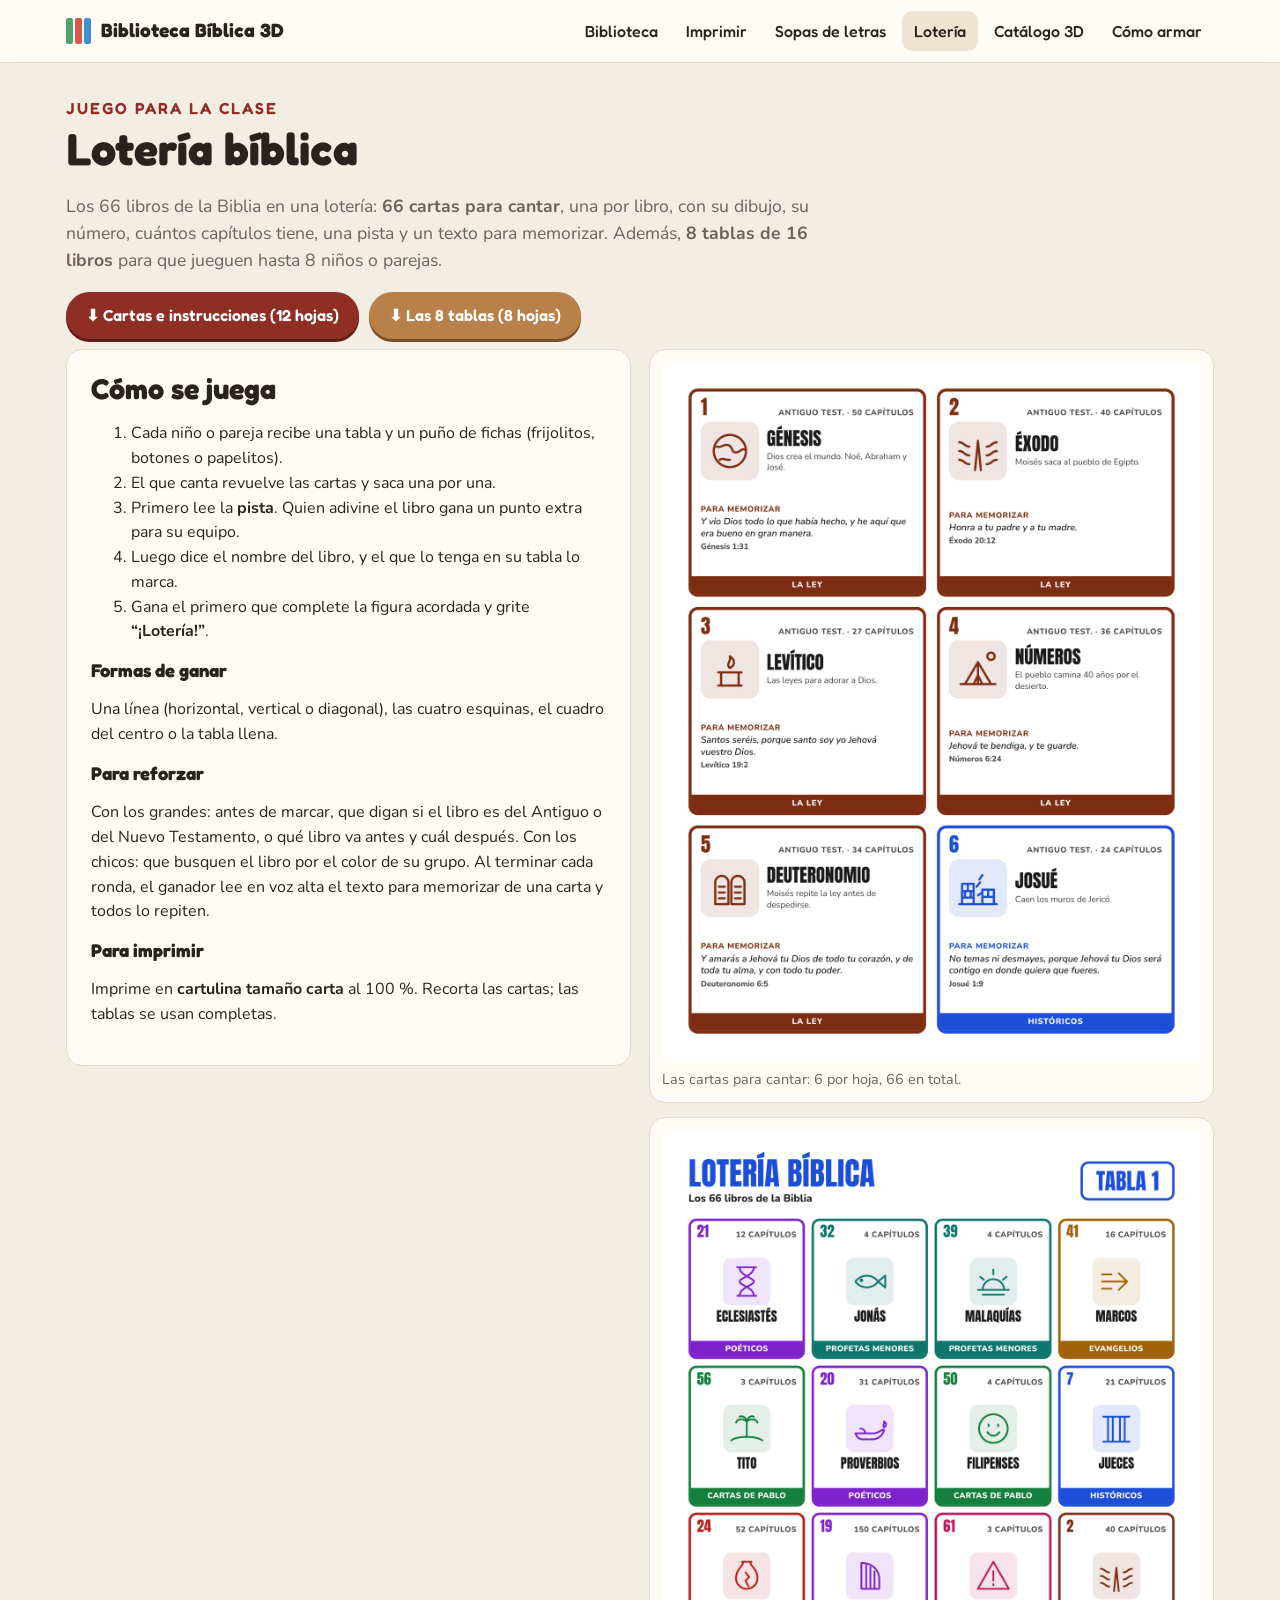
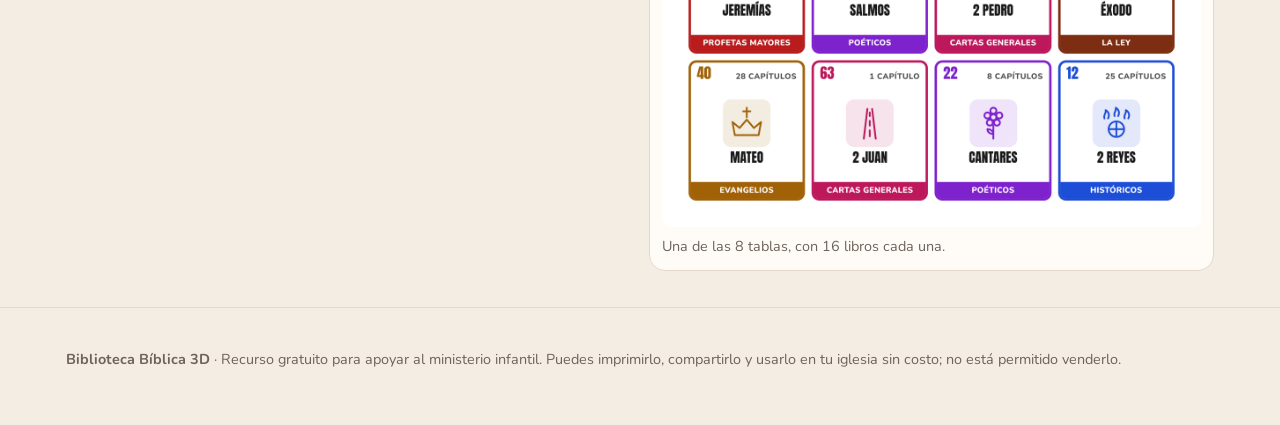
<file: loteria.html>
<!doctype html>
<html lang="es">
<head>
<meta charset="utf-8">
<meta name="viewport" content="width=device-width, initial-scale=1">
<title>Lotería bíblica · Biblioteca Bíblica 3D</title>
<meta name="description" content="Lotería de los 66 libros de la Biblia: 66 cartas para cantar y 8 tablas de 16 libros, gratis para imprimir.">
<link rel="icon" href="img/icono.svg" type="image/svg+xml">
<link rel="preconnect" href="https://fonts.googleapis.com"><link rel="preconnect" href="https://fonts.gstatic.com" crossorigin>
<link href="https://fonts.googleapis.com/css2?family=Fredoka:wght@400;500;600;700&family=Nunito:wght@400;600;700&display=swap" rel="stylesheet">
<link rel="stylesheet" href="css/estilos.css?v=3">
</head>
<body>
<header class="top"><div class="wrap">
  <a class="logo" href="index.html"><span class="lb"><i style="background:#4FA36B"></i><i style="background:#D9564A"></i><i style="background:#3E8ED0"></i></span>Biblioteca Bíblica 3D</a>
  <nav class="nav"><a href="index.html">Biblioteca</a><a href="imprimir.html">Imprimir</a><a href="sopas.html">Sopas de letras</a><a href="loteria.html" class="on">Lotería</a><a href="catalogo.html">Catálogo 3D</a><a href="index.html#armar">Cómo armar</a></nav>
</div></header>

<main class="wrap">
  <section class="seccion" style="padding-bottom:10px">
    <p class="fred" style="color:var(--accent);letter-spacing:.12em;font-weight:600;margin:0 0 6px">JUEGO PARA LA CLASE</p>
    <h1>Lotería bíblica</h1>
    <p class="muted" style="font-size:1.1rem;max-width:44em">Los 66 libros de la Biblia en una lotería: <b>66 cartas para cantar</b>, una por libro, con su dibujo, su número, cuántos capítulos tiene, una pista y un texto para memorizar. Además, <b>8 tablas de 16 libros</b> para que jueguen hasta 8 niños o parejas.</p>
    <div style="display:flex;flex-wrap:wrap;gap:10px;margin-top:16px">
      <a class="btn" href="descargas/loteria-biblica-cartas.pdf" download>⬇ Cartas e instrucciones (12 hojas)</a>
      <a class="btn wood" href="descargas/loteria-biblica-tablas.pdf" download>⬇ Las 8 tablas (8 hojas)</a>
    </div>
  </section>

  <section class="grid g2" style="align-items:start;padding-bottom:36px">
    <div class="card">
      <h2>Cómo se juega</h2>
      <ol>
        <li>Cada niño o pareja recibe una tabla y un puño de fichas (frijolitos, botones o papelitos).</li>
        <li>El que canta revuelve las cartas y saca una por una.</li>
        <li>Primero lee la <b>pista</b>. Quien adivine el libro gana un punto extra para su equipo.</li>
        <li>Luego dice el nombre del libro, y el que lo tenga en su tabla lo marca.</li>
        <li>Gana el primero que complete la figura acordada y grite <b>“¡Lotería!”</b>.</li>
      </ol>
      <h3>Formas de ganar</h3>
      <p>Una línea (horizontal, vertical o diagonal), las cuatro esquinas, el cuadro del centro o la tabla llena.</p>
      <h3>Para reforzar</h3>
      <p>Con los grandes: antes de marcar, que digan si el libro es del Antiguo o del Nuevo Testamento, o qué libro va antes y cuál después. Con los chicos: que busquen el libro por el color de su grupo. Al terminar cada ronda, el ganador lee en voz alta el texto para memorizar de una carta y todos lo repiten.</p>
      <h3>Para imprimir</h3>
      <p>Imprime en <b>cartulina tamaño carta</b> al 100 %. Recorta las cartas; las tablas se usan completas.</p>
    </div>
    <div class="grid" style="gap:14px">
      <figure class="card" style="margin:0;padding:12px">
        <img src="img/loteria-cartas.jpg" alt="Hoja de cartas de la lotería: Génesis a Josué" loading="lazy" style="width:100%;border-radius:8px;display:block">
        <figcaption class="muted" style="margin-top:8px;font-size:.9rem">Las cartas para cantar: 6 por hoja, 66 en total.</figcaption>
      </figure>
      <figure class="card" style="margin:0;padding:12px">
        <img src="img/loteria-tabla.jpg" alt="Tabla 1 de la lotería con 16 libros" loading="lazy" style="width:100%;border-radius:8px;display:block">
        <figcaption class="muted" style="margin-top:8px;font-size:.9rem">Una de las 8 tablas, con 16 libros cada una.</figcaption>
      </figure>
    </div>
  </section>
</main>

<footer class="pie"><div class="wrap">
  <p><b>Biblioteca Bíblica 3D</b> · Recurso gratuito para apoyar al ministerio infantil. Puedes imprimirlo, compartirlo y usarlo en tu iglesia sin costo; no está permitido venderlo.</p>
</div></footer>
</body>
</html>
</file>
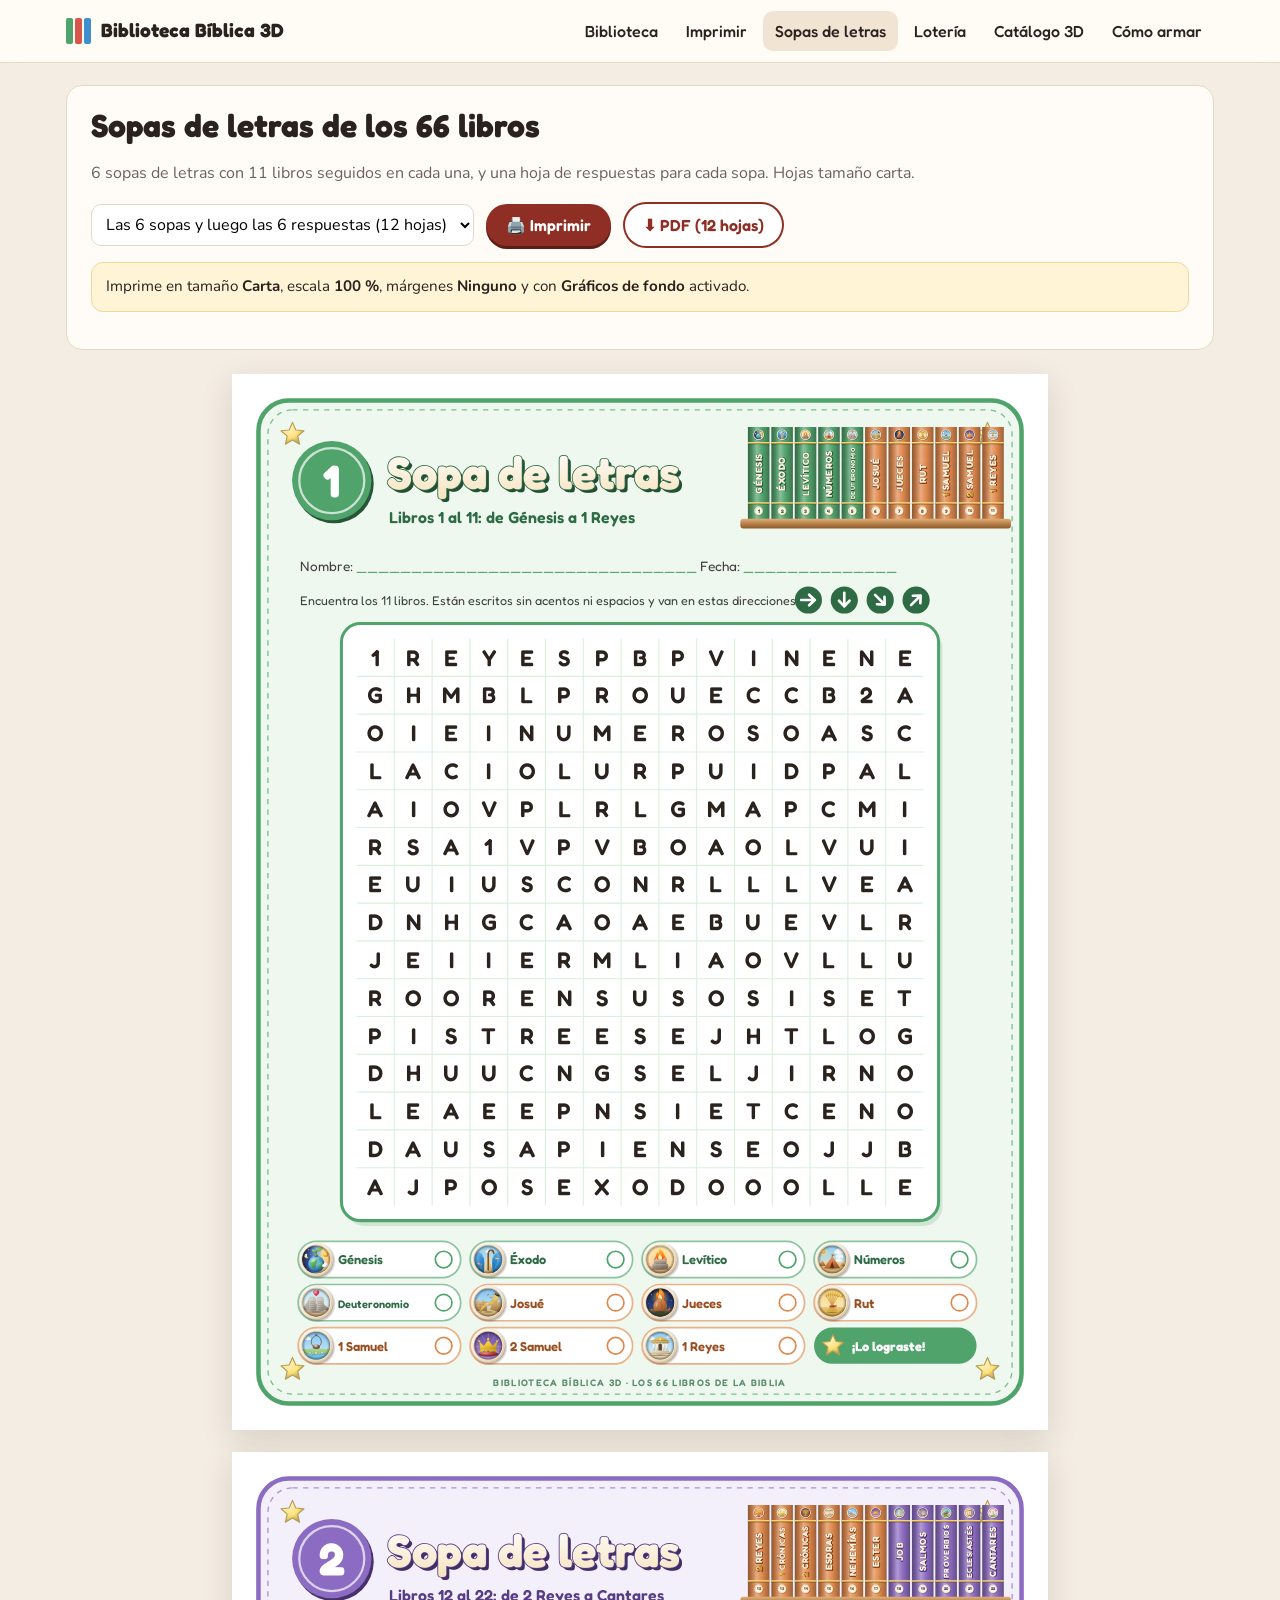
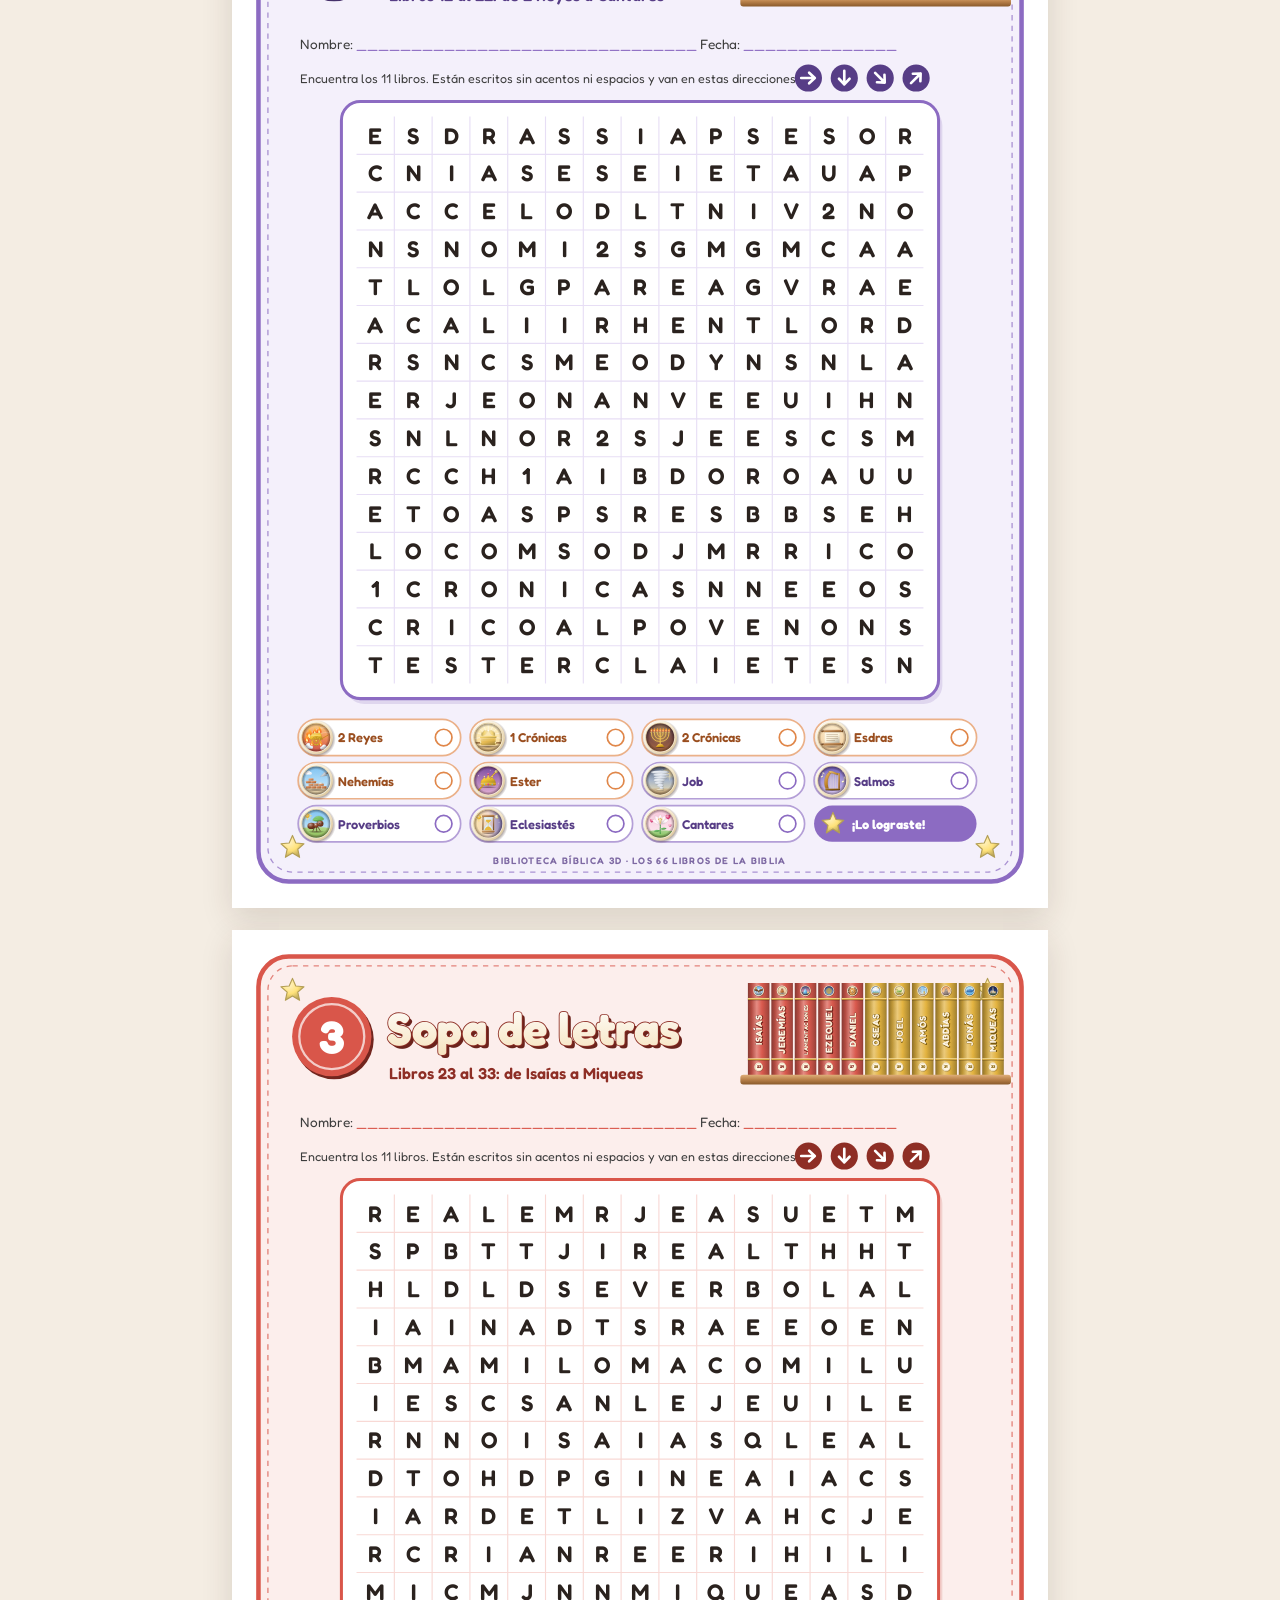
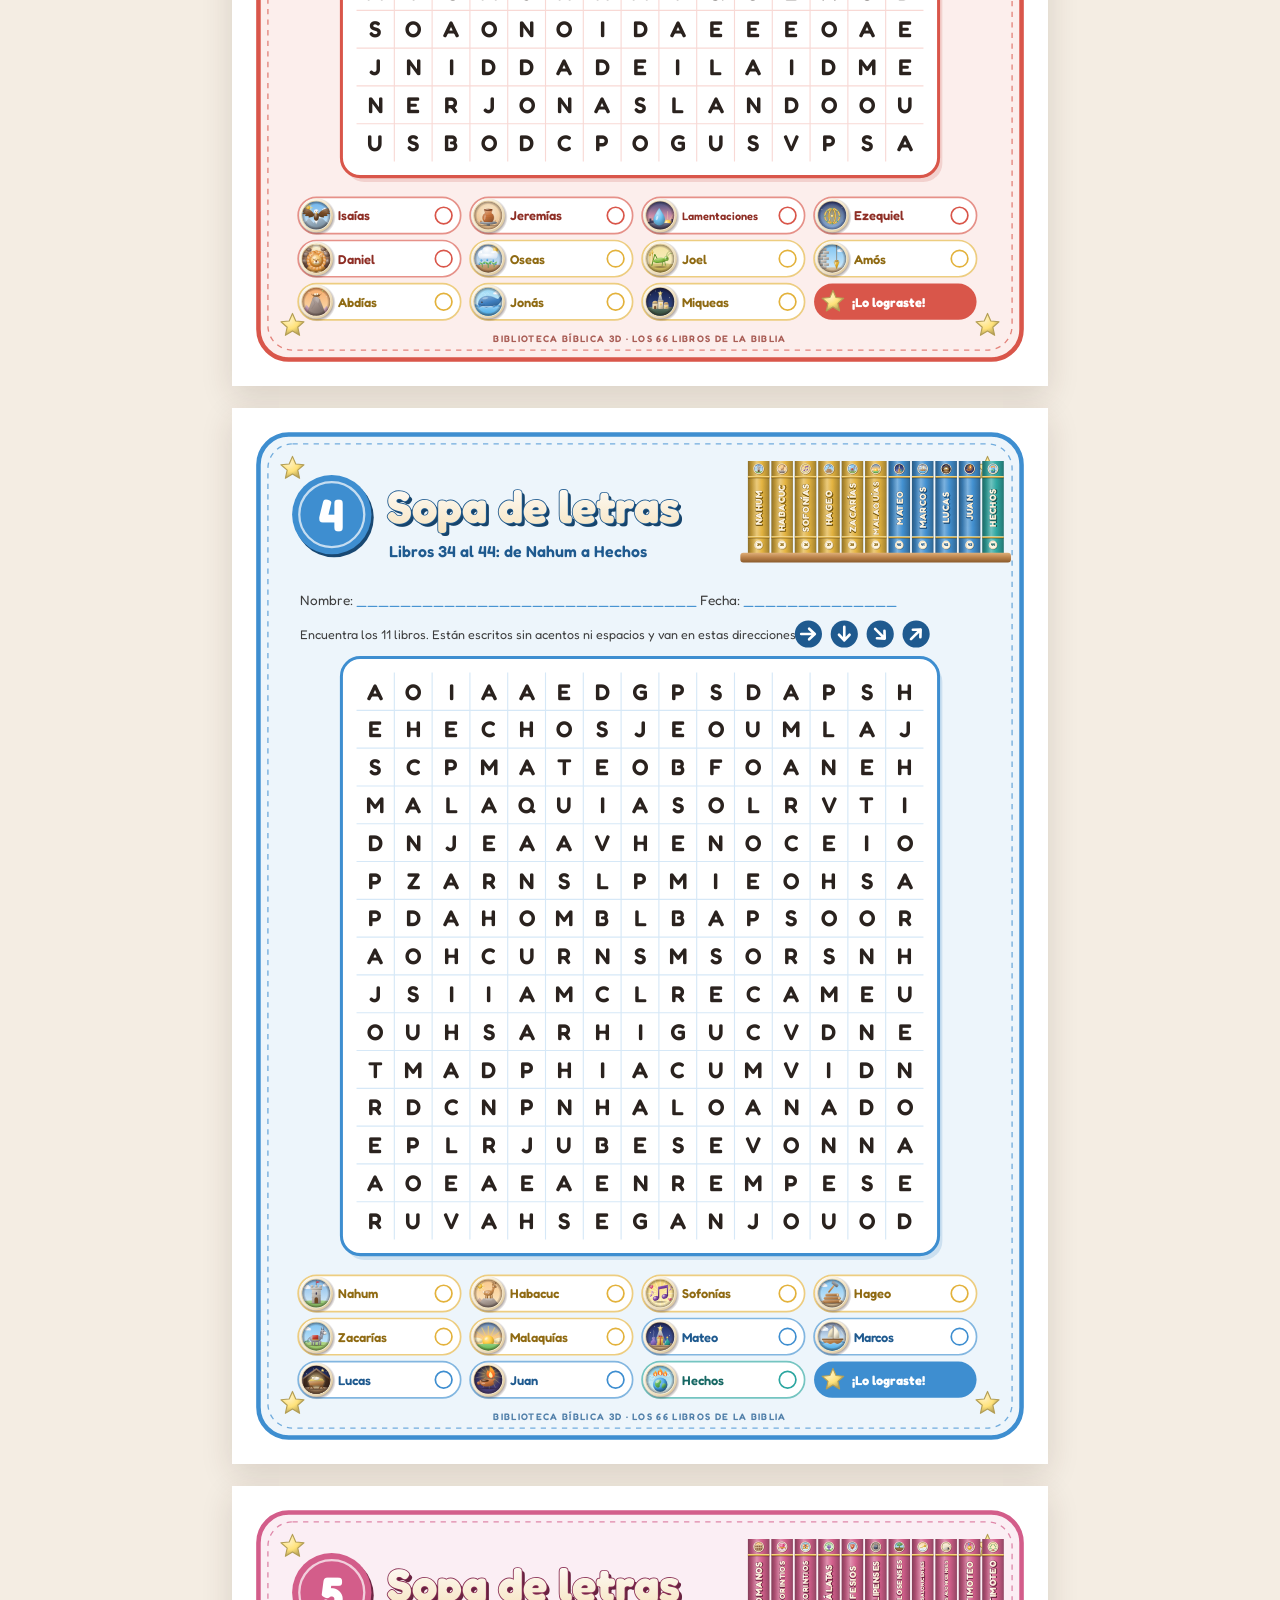
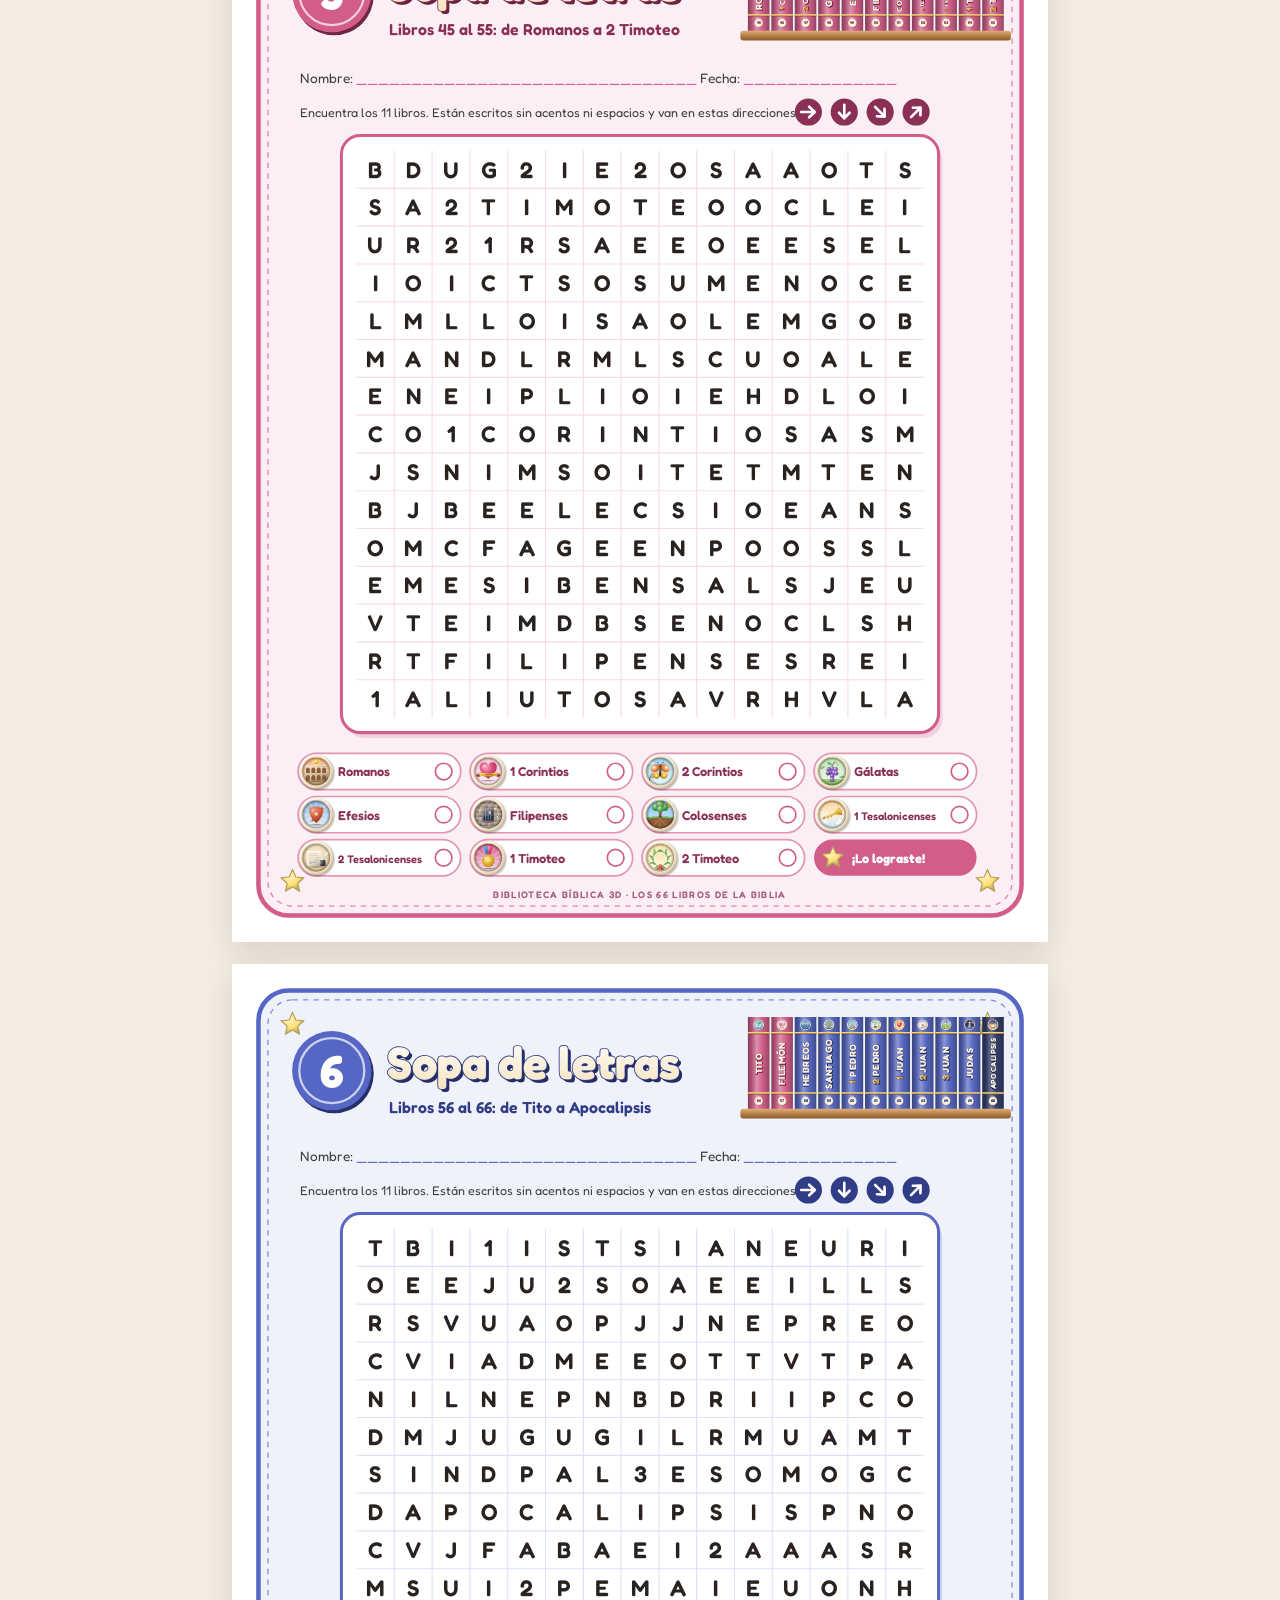
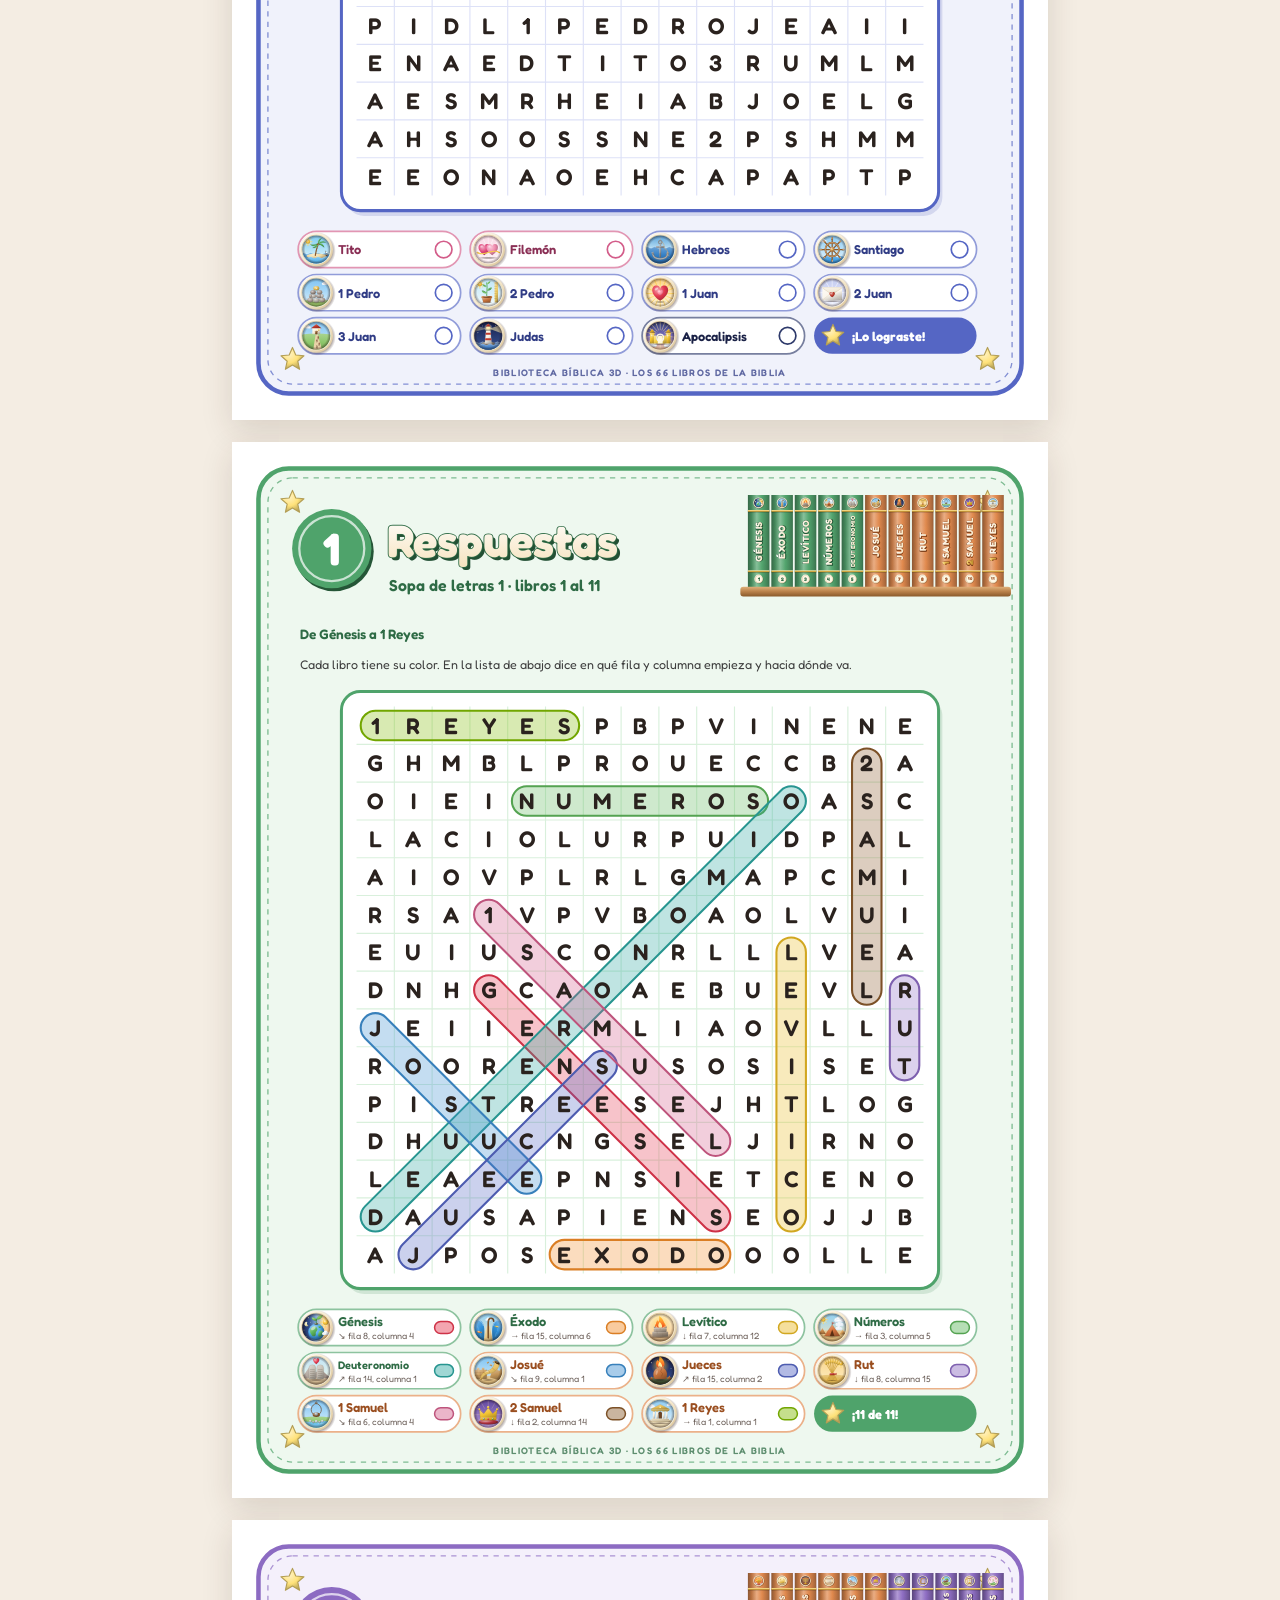
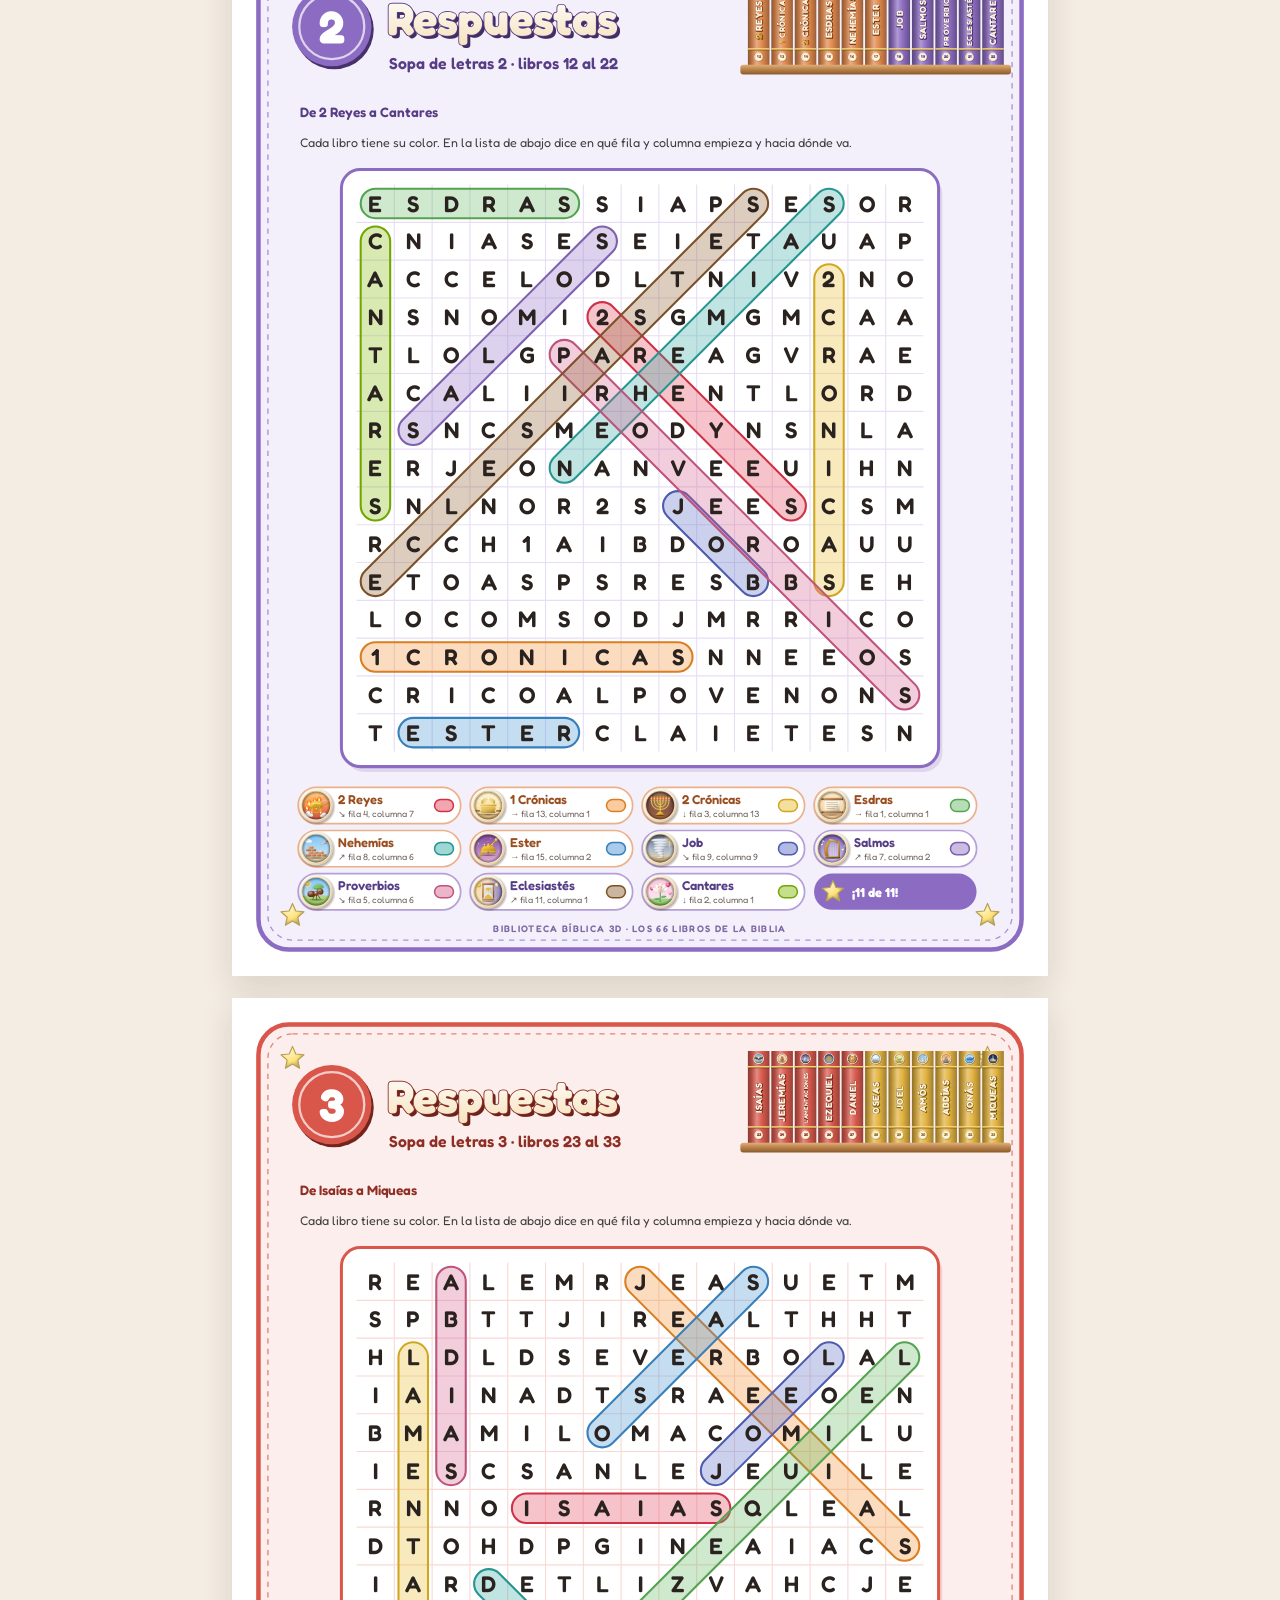
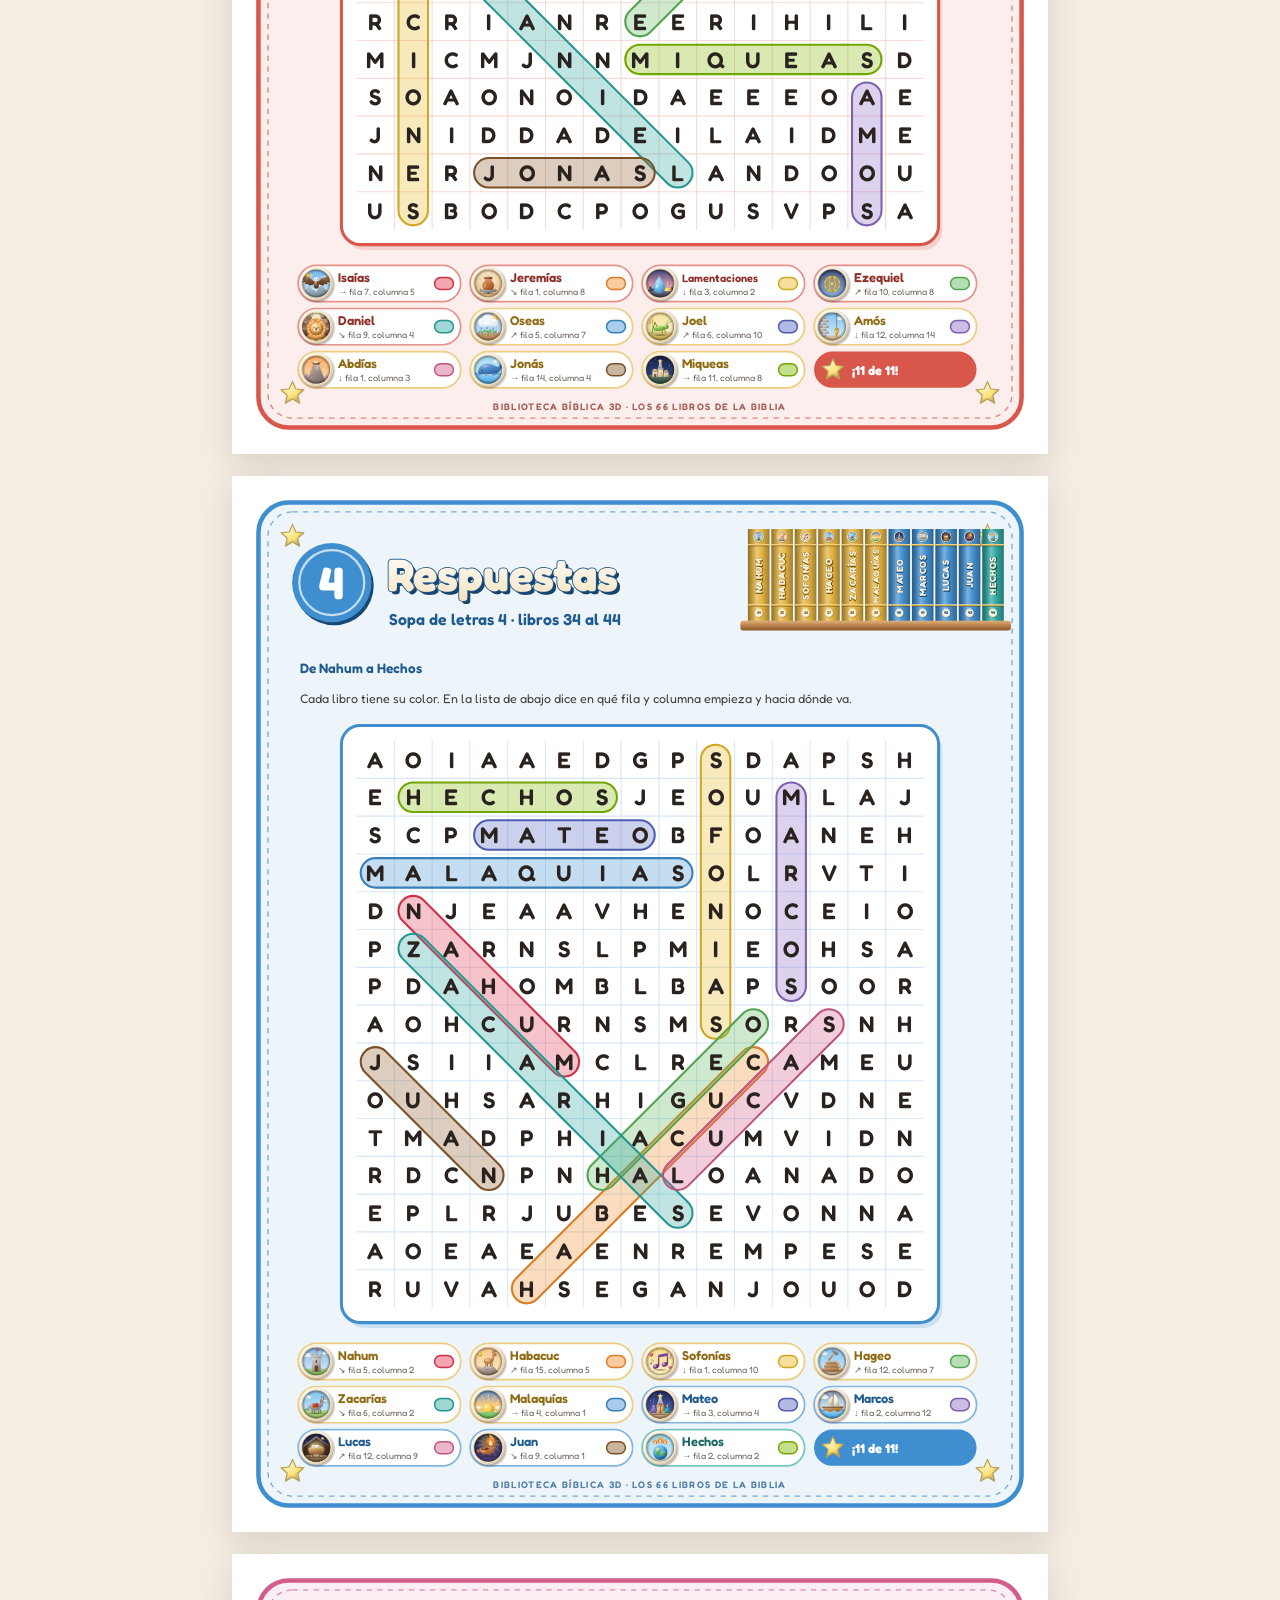
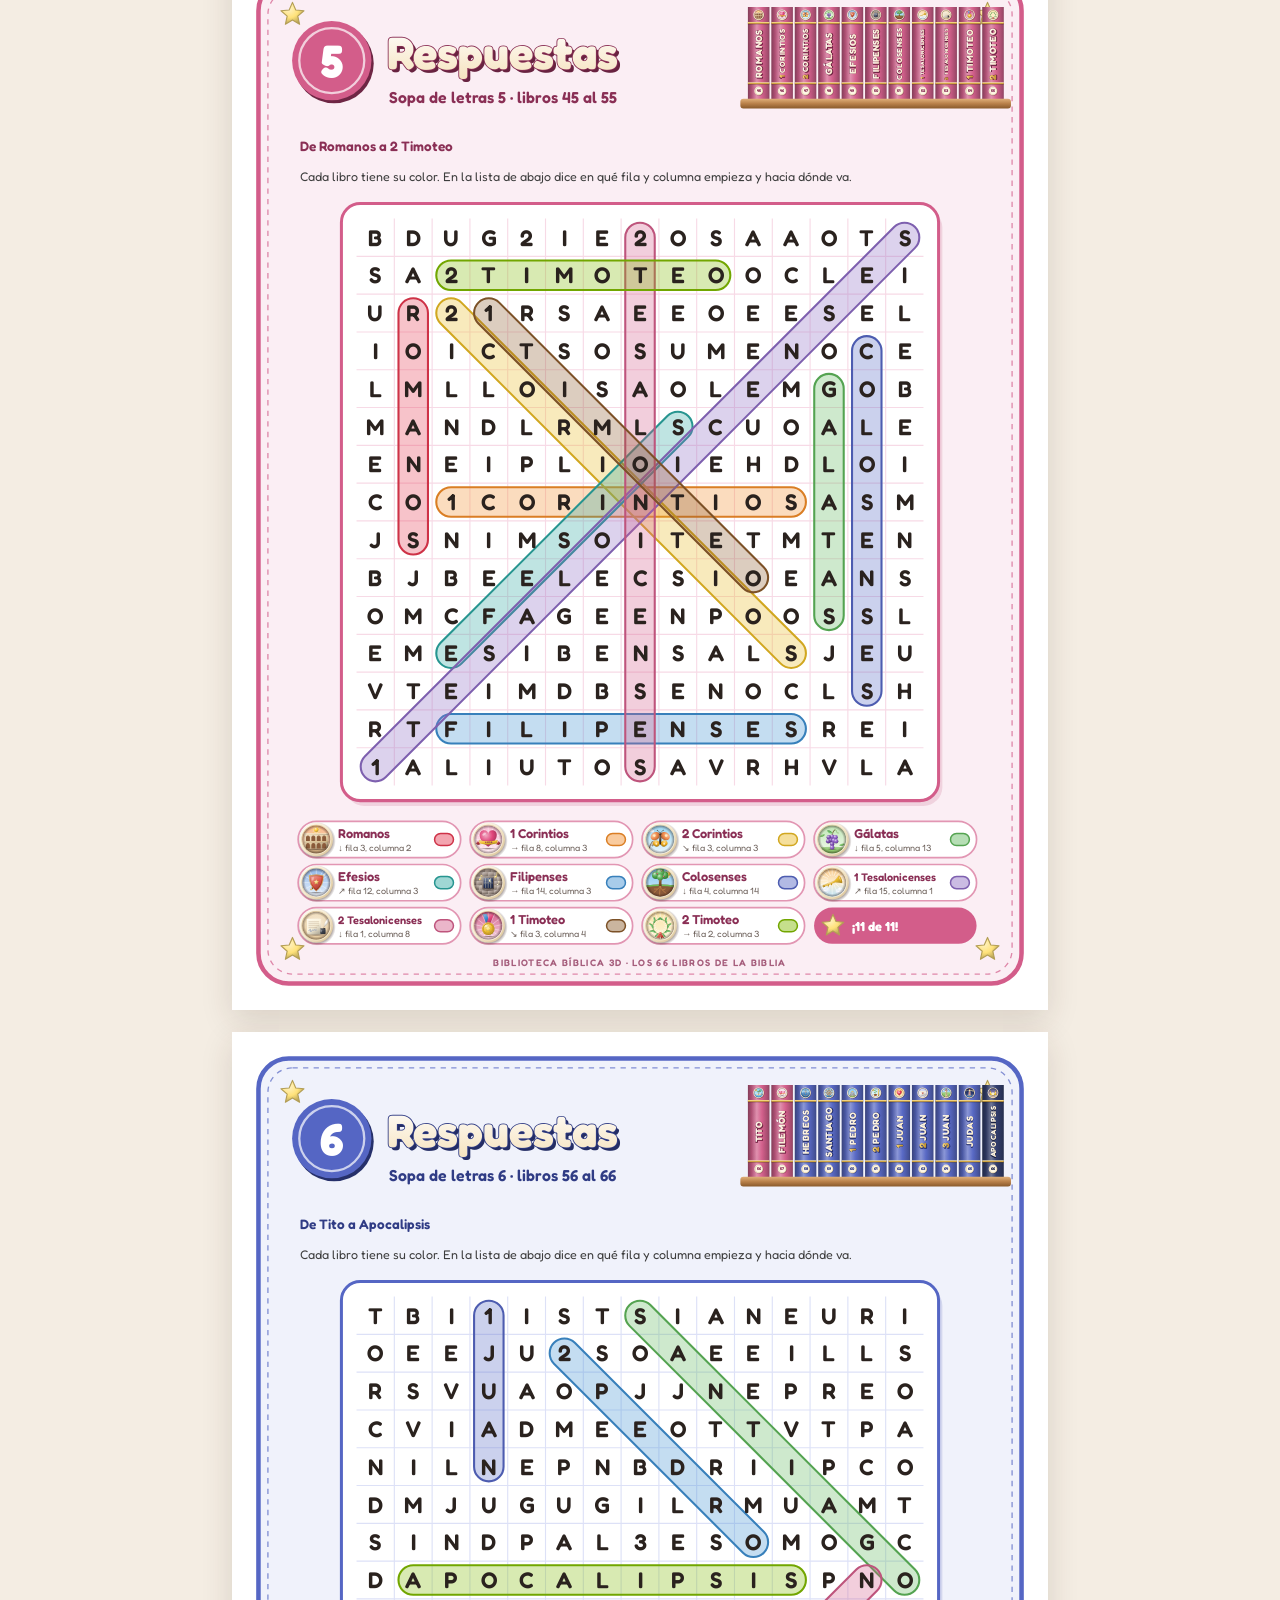
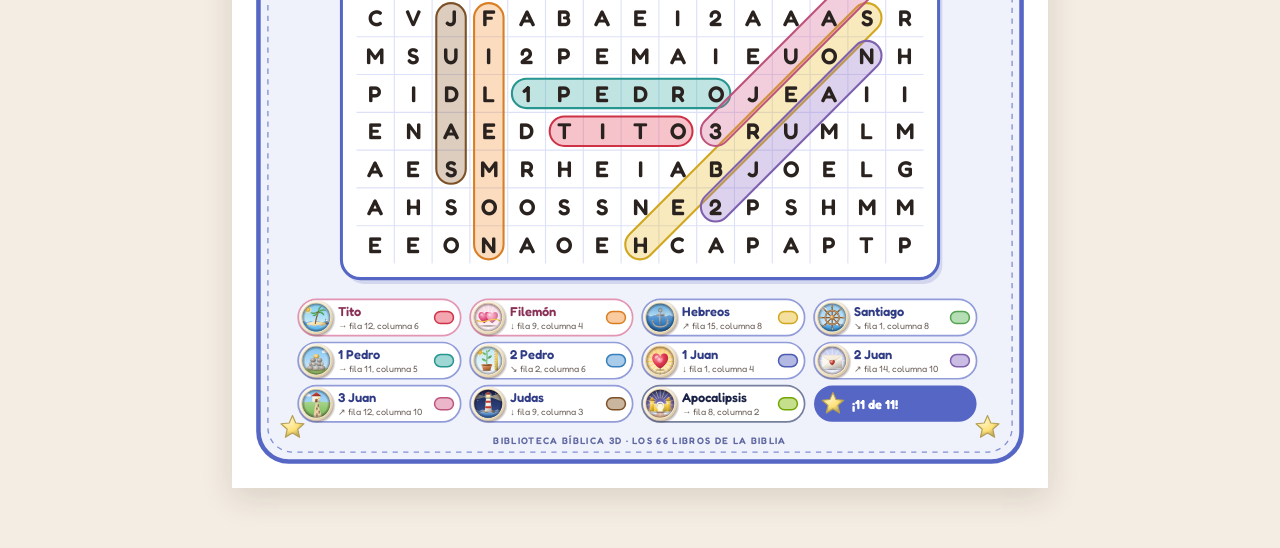
<file: sopas.html>
<!doctype html>
<html lang="es">
<head>
<meta charset="utf-8">
<meta name="viewport" content="width=device-width, initial-scale=1">
<title>Sopas de letras · Biblioteca Bíblica 3D</title>
<meta name="description" content="6 sopas de letras con los 66 libros de la Biblia (11 libros consecutivos en cada una) y sus respuestas, listas para imprimir.">
<link rel="icon" href="img/icono.svg" type="image/svg+xml">
<link rel="preconnect" href="https://fonts.googleapis.com"><link rel="preconnect" href="https://fonts.gstatic.com" crossorigin>
<link href="https://fonts.googleapis.com/css2?family=Fredoka:wght@400;500;600;700&family=Nunito:wght@400;600;700&display=swap" rel="stylesheet">
<link rel="stylesheet" href="css/estilos.css?v=3">
<script>/* pide la letra de inmediato (también para generar PDF) */
if (document.fonts) ['500', '600', '700'].forEach(w => document.fonts.load(w + ' 16px Fredoka'));</script>
</head>
<body>
<header class="top"><div class="wrap">
  <a class="logo" href="index.html"><span class="lb"><i style="background:#4FA36B"></i><i style="background:#D9564A"></i><i style="background:#3E8ED0"></i></span>Biblioteca Bíblica 3D</a>
  <nav class="nav"><a href="index.html">Biblioteca</a><a href="imprimir.html">Imprimir</a><a href="sopas.html" class="on">Sopas de letras</a><a href="loteria.html">Lotería</a><a href="catalogo.html">Catálogo 3D</a><a href="index.html#armar">Cómo armar</a></nav>
</div></header>

<main class="wrap">
  <section class="card no-print" style="margin-top:22px">
    <h1 style="font-size:2rem">Sopas de letras de los 66 libros</h1>
    <p class="muted">6 sopas de letras con 11 libros seguidos en cada una, y una hoja de respuestas para cada sopa. Hojas tamaño carta.</p>
    <div style="display:flex;flex-wrap:wrap;gap:12px;align-items:center">
      <select id="ver">
        <option value="todo">Las 6 sopas y luego las 6 respuestas (12 hojas)</option>
        <option value="sopas">Solo las 6 sopas</option>
        <option value="resp">Solo las 6 respuestas</option>
        <option value="1">Sopa 1 y su respuesta</option><option value="2">Sopa 2 y su respuesta</option><option value="3">Sopa 3 y su respuesta</option>
        <option value="4">Sopa 4 y su respuesta</option><option value="5">Sopa 5 y su respuesta</option><option value="6">Sopa 6 y su respuesta</option>
      </select>
      <button class="btn" onclick="window.print()">🖨️ Imprimir</button>
      <a class="btn sec" href="descargas/sopas-de-letras-66-libros.pdf" download>⬇ PDF (12 hojas)</a>
    </div>
    <p class="aviso" style="margin-top:14px">Imprime en tamaño <b>Carta</b>, escala <b>100 %</b>, márgenes <b>Ninguno</b> y con <b>Gráficos de fondo</b> activado.</p>
  </section>
  <div class="hojas" id="hojas"></div>
</main>

<script src="js/arte.js"></script>
<script src="js/piezas.js"></script>
<script src="js/libros-at.js"></script>
<script src="js/libros-nt.js"></script>
<script src="js/vistas.js?v=3"></script>
<script src="js/sopas.js"></script>
<script>
(function () {
  const S = Sopas, B = Biblioteca;
  const sopas = S.todas();
  // las hojas se dibujan antes de montar los degradados para que todos queden registrados
  const hSopa = sopas.map(x => S.hojaSopa(x.num, x.libros, x.sopa));
  const hResp = sopas.map(x => S.hojaRespuestas(x.num, x.libros, x.sopa));
  B.montarDefs();
  const sel = document.getElementById('ver');
  const q = new URLSearchParams(location.search).get('ver'); if (q) sel.value = q;
  function dibujar() {
    const v = sel.value;
    const hojas = v === 'todo' ? hSopa.concat(hResp) : v === 'sopas' ? hSopa : v === 'resp' ? hResp : [hSopa[+v - 1], hResp[+v - 1]];
    document.getElementById('hojas').innerHTML = hojas.join('');
    document.documentElement.dataset.listo = '1';
  }
  sel.addEventListener('change', dibujar);
  dibujar();
  window.__sopas = sopas;
})();
</script>
</body>
</html>
</file>
<file: css/estilos.css>
/* Biblioteca Bíblica 3D — estilos compartidos */
:root{
  --ink:#2A221E; --muted:#6E625C; --paper:#FFFCF7; --bg:#F4EDE3; --line:#E5D8C8;
  --wood:#B9814A; --wood-d:#7A4E28; --wood-l:#E0B07A; --accent:#8E2E25; --accent-2:#D9564A;
  --radius:16px; --shadow:0 10px 30px rgba(60,35,20,.14);
}
*{box-sizing:border-box}
html,body{margin:0}
body{background:var(--bg); color:var(--ink); font-family:Nunito,"Segoe UI",system-ui,sans-serif; line-height:1.55}
img,svg{max-width:100%}
a{color:var(--accent)}
h1,h2,h3,.fred{font-family:Fredoka,"Baloo 2","Arial Rounded MT Bold",sans-serif; line-height:1.15; margin:0 0 .4em}
h1{font-size:clamp(1.8rem,4.5vw,2.8rem)} h2{font-size:clamp(1.35rem,3vw,1.8rem)} h3{font-size:1.15rem}
.wrap{max-width:1180px; margin:0 auto; padding:0 16px}
.muted{color:var(--muted)}
.btn{display:inline-flex; align-items:center; gap:8px; font-family:Fredoka,sans-serif; font-weight:600; font-size:1rem; border:0; border-radius:999px;
  padding:11px 20px; cursor:pointer; text-decoration:none; background:var(--accent); color:#fff; box-shadow:0 3px 0 #5E1E18; transition:transform .15s, filter .15s}
.btn:hover{filter:brightness(1.08); transform:translateY(-1px)}
.btn:active{transform:translateY(1px); box-shadow:0 1px 0 #5E1E18}
.btn.sec{background:#fff; color:var(--accent); box-shadow:inset 0 0 0 2px var(--accent)}
.btn.wood{background:var(--wood); box-shadow:0 3px 0 var(--wood-d)}
.btn.sm{padding:7px 14px; font-size:.92rem}
.card{background:var(--paper); border:1px solid var(--line); border-radius:var(--radius); padding:22px 24px}

/* ---------- cabecera ---------- */
.top{position:sticky; top:0; z-index:20; background:rgba(255,252,247,.92); backdrop-filter:blur(8px); border-bottom:1px solid var(--line)}
.top .wrap{display:flex; align-items:center; gap:18px; min-height:62px; flex-wrap:wrap}
.logo{display:flex; align-items:center; gap:10px; text-decoration:none; color:var(--ink); font-family:Fredoka,sans-serif; font-weight:700; font-size:1.2rem}
.logo .lb{display:flex; gap:2px}
.logo .lb i{display:block; width:7px; height:26px; border-radius:2px}
.nav{display:flex; gap:4px; margin-left:auto; flex-wrap:wrap}
.nav a{font-family:Fredoka,sans-serif; font-weight:500; text-decoration:none; color:var(--ink); padding:8px 12px; border-radius:10px}
.nav a:hover,.nav a.on{background:#F1E4D3}

/* ---------- portada del sitio ---------- */
.hero{padding:42px 0 26px}
.hero .wrap{display:grid; grid-template-columns:1.1fr .9fr; gap:28px; align-items:center}
.hero p.lead{font-size:1.15rem; color:var(--muted); max-width:38em}
.hero .acciones{display:flex; flex-wrap:wrap; gap:10px; margin-top:18px}
.hero .libros3d{display:flex; justify-content:center; align-items:flex-end; gap:0}
.hero .libros3d svg{width:42%; margin:0 -5%; filter:drop-shadow(0 8px 10px rgba(0,0,0,.08))}
.hero .libros3d svg:nth-child(2){width:48%; z-index:1}
.chips{display:flex; flex-wrap:wrap; gap:8px; margin:6px 0 14px}
.chip{border:0; cursor:pointer; font-family:Fredoka,sans-serif; font-weight:500; font-size:.92rem; padding:7px 13px; border-radius:999px; background:#fff; color:var(--ink); box-shadow:inset 0 0 0 1.5px var(--line); display:inline-flex; gap:7px; align-items:center}
.chip i{width:12px; height:12px; border-radius:4px; display:inline-block}
.chip.on{background:var(--ink); color:#fff; box-shadow:none}
.buscar{flex:1 1 220px; max-width:320px; font:inherit; padding:9px 14px; border-radius:999px; border:1.5px solid var(--line); background:#fff}
.barra{display:flex; flex-wrap:wrap; gap:12px; align-items:center; justify-content:space-between; margin:8px 0 4px}

/* ---------- librero ---------- */
.librero{display:flex; flex-wrap:wrap; row-gap:34px; background:linear-gradient(#8A5A32,#6B4423); border-radius:14px; padding:18px 14px 26px; box-shadow:var(--shadow), inset 0 0 0 4px #5A3A1C}
.repisa{position:relative; flex:1 1 auto; min-width:0; max-width:100%; padding:8px 12px 0; background:linear-gradient(#4A2E16 0, #5E3B1D 30%, #6B4423 100%); box-shadow:inset 0 10px 16px rgba(0,0,0,.35)}
.repisa + .repisa{border-left:3px solid rgba(0,0,0,.18)}
.repisa::after{content:""; position:absolute; left:0; right:0; bottom:-12px; height:14px; background:linear-gradient(#E0B07A,#B9814A 60%,#8A5A2B); box-shadow:0 4px 6px rgba(0,0,0,.35)}
.repisa h3{display:table; position:relative; white-space:nowrap; margin-bottom:14px !important; margin:0; font-size:.82rem; color:#fff; padding:3px 10px; border-radius:999px; letter-spacing:.03em; box-shadow:0 2px 0 rgba(0,0,0,.25); z-index:2}
.fila{display:flex; align-items:flex-end; flex-wrap:wrap; gap:3px 2px; min-height:150px}
.lomo-btn{display:block; width:38px; height:165px; padding:0; border:0; background:none; cursor:pointer; transition:transform .18s ease; filter:drop-shadow(2px 0 1px rgba(0,0,0,.35)); position:relative}
.lomo-btn svg{width:100%; height:100%; display:block; border-radius:2px}
.lomo-btn:hover,.lomo-btn:focus-visible{transform:translateY(-10px); outline:none}
.lomo-btn:focus-visible svg{outline:3px solid #FFE27A; outline-offset:2px}
.lomo-btn .tip{position:absolute; bottom:100%; left:50%; transform:translate(-50%,-14px); background:#2A221E; color:#fff; font-family:Fredoka,sans-serif; font-size:.8rem; padding:4px 9px; border-radius:8px; white-space:nowrap; opacity:0; pointer-events:none; transition:opacity .15s}
.lomo-btn:hover .tip,.lomo-btn:focus-visible .tip{opacity:1}

/* ---------- tarjetas / secciones informativas ---------- */
.seccion{padding:36px 0}
.grid{display:grid; gap:18px} .g2{grid-template-columns:repeat(auto-fit,minmax(300px,1fr))} .g3{grid-template-columns:repeat(auto-fit,minmax(240px,1fr))}
.paso{display:flex; gap:12px} .paso b.n{flex:none; width:34px; height:34px; border-radius:50%; background:var(--accent); color:#fff; display:grid; place-items:center; font-family:Fredoka,sans-serif}
.pie{border-top:1px solid var(--line); padding:26px 0 40px; color:var(--muted); font-size:.9rem}

/* ---------- visor 3D ---------- */
.visor{display:grid; grid-template-columns:minmax(300px,1fr) minmax(300px,1fr); gap:26px; align-items:start; padding:26px 0 10px}
.escena{position:relative; border-radius:20px; background:radial-gradient(ellipse at 50% 88%, #D9C8B2 0, #EFE5D8 45%, #F7F1E8 70%); min-height:520px; display:grid; place-items:center; overflow:hidden; touch-action:none; cursor:grab; user-select:none}
.escena:active{cursor:grabbing}
.escena .persp{perspective:1400px}
.libro{position:relative; width:250px; height:325px; transform-style:preserve-3d}
.libro > div{position:absolute}
.libro svg{display:block; width:100%; height:100%}
.libro .c-front{left:0; top:0; width:250px; height:325px; transform:translateZ(37.5px)}
.libro .c-back{left:0; top:0; width:250px; height:325px; transform:rotateY(180deg) translateZ(37.5px)}
.libro .c-spine{left:-75px; top:0; width:75px; height:325px; transform-origin:right center; transform:translateZ(37.5px) rotateY(-90deg)}
.libro .c-edge{left:250px; top:0; width:75px; height:325px; transform-origin:left center; transform:translateZ(37.5px) rotateY(90deg)}
.libro .c-top{left:0; top:-75px; width:250px; height:75px; transform-origin:bottom center; transform:translateZ(37.5px) rotateX(90deg)}
.libro .c-bottom{left:0; top:325px; width:250px; height:75px; transform-origin:top center; transform:translateZ(37.5px) rotateX(-90deg); background:#C9A27A}
.escena .piso{position:absolute; left:50%; bottom:52px; width:360px; height:60px; transform:translateX(-50%); background:radial-gradient(ellipse, rgba(60,35,20,.28), transparent 68%)}
.controles{display:flex; flex-wrap:wrap; gap:8px; justify-content:center; margin-top:12px}
.ayuda{position:absolute; top:12px; left:50%; transform:translateX(-50%); font-size:.85rem; color:var(--muted); background:rgba(255,255,255,.75); padding:4px 12px; border-radius:999px; white-space:nowrap; z-index:2}
.info .grupo{display:inline-flex; align-items:center; gap:8px; font-family:Fredoka,sans-serif; font-weight:600; color:#fff; padding:4px 12px; border-radius:999px; font-size:.9rem}
.info blockquote{margin:16px 0; padding:16px 18px 14px; background:#fff; border-radius:14px; border:1px solid var(--line); font-family:Fredoka,sans-serif; font-weight:500; font-size:1.15rem; position:relative}
.info blockquote cite{display:block; margin-top:8px; font-style:normal; font-size:.85rem; letter-spacing:.04em; color:var(--muted); font-weight:600}
.dato{background:#FFF7DE; border:1px solid #F0DE9F; border-radius:14px; padding:14px 16px}
.navlibros{display:flex; justify-content:space-between; gap:10px; margin:18px 0}
.miniatura{display:flex; gap:10px; overflow-x:auto; padding:8px 2px 14px}
.miniatura a{flex:none; width:30px; height:130px; display:block; transition:transform .15s}
.miniatura a:hover{transform:translateY(-6px)}
.miniatura a.on{outline:3px solid var(--accent); outline-offset:2px; border-radius:2px}

/* ---------- imprimir ---------- */
.panel-imp{display:grid; grid-template-columns:repeat(auto-fit,minmax(250px,1fr)); gap:16px; align-items:start}
.opcion{display:flex; gap:10px; padding:12px 14px; border:1.5px solid var(--line); border-radius:14px; background:#fff; cursor:pointer}
.opcion:has(input:checked){border-color:var(--accent); background:#FFF5F2}
.opcion input{margin-top:5px; accent-color:var(--accent)}
.opcion b{font-family:Fredoka,sans-serif; font-weight:600}
select,input[type=number]{font:inherit; padding:8px 10px; border-radius:10px; border:1.5px solid var(--line); background:#fff}
.resumen{font-family:Fredoka,sans-serif; font-size:1.2rem}
.hojas{display:grid; gap:22px; justify-items:center; padding:24px 0 60px}
.hojas svg.hoja{width:min(100%, 816px); height:auto; background:#fff; box-shadow:var(--shadow); display:block}
.hojas svg.hoja.apaisada{width:min(100%, 1056px)}
.aviso{background:#FFF4D6; border:1px solid #EED89A; border-radius:12px; padding:12px 14px; font-size:.95rem}

/* ---------- catálogo (páginas carta) ---------- */
.pagina{width:215.9mm; height:279.4mm; margin:20px auto; background:#fff; box-shadow:var(--shadow); position:relative; overflow:hidden}
.pagina.portada-cat{display:flex; flex-direction:column; align-items:center; justify-content:center; text-align:center; padding:20mm; background:radial-gradient(ellipse at 50% 30%, #FFFCF7, #F4EDE3)}
.pagina.portada-cat h1{font-size:44pt; color:#8E2E25; margin:0}
.pagina.portada-cat p{font-size:14pt; color:#6E625C; margin:6px 0 0}
.cat-repisa{display:flex; align-items:flex-end; justify-content:center; gap:.6mm; flex-wrap:wrap; margin:14mm 0 0; padding:0 0 3mm; border-bottom:4mm solid #B9814A; max-width:180mm}
.cat-repisa svg{width:5.4mm; height:23.4mm}
.cat-libro{height:50%; display:grid; grid-template-columns:128mm 1fr; gap:6mm; padding:10mm 12mm 8mm 10mm; border-bottom:.3mm dashed #E5D8C8; align-items:center}
.cat-libro:last-child{border-bottom:0}
.cat-libro .vistas{display:grid; grid-template-columns:1fr 1fr; gap:2mm}
.cat-libro .vistas svg{width:100%; height:auto}
.cat-libro .txt{font-size:9.5pt; line-height:1.4}
.cat-libro .num{font-family:Fredoka,sans-serif; font-weight:700; font-size:10pt; color:#fff; padding:1mm 3mm; border-radius:99mm; display:inline-block}
.cat-libro h2{font-size:22pt; margin:2mm 0 1mm}
.cat-libro .sec{font-family:Fredoka,sans-serif; font-weight:500; font-size:9pt; color:#6E625C; margin:0 0 3mm}
.cat-libro blockquote{margin:0 0 3mm; padding:3mm 4mm; background:#FFFAF3; border:.3mm solid #EADFCF; border-radius:3mm; font-family:Fredoka,sans-serif; font-weight:500; font-size:10pt}
.cat-libro blockquote cite{display:block; font-style:normal; font-size:7.5pt; font-weight:600; letter-spacing:.04em; color:#8E7E72; margin-top:1.5mm}
.cat-libro .k{font-family:Fredoka,sans-serif; font-weight:600; font-size:8.5pt; letter-spacing:.04em; text-transform:uppercase; margin:2.5mm 0 .6mm}
.cat-libro p{margin:0}
.folio{position:absolute; bottom:5mm; right:10mm; font-family:Fredoka,sans-serif; font-size:8pt; color:#A99A8E}

@media (max-width:860px){
  .hero .wrap,.visor{grid-template-columns:1fr}
  .escena{min-height:440px}
  .lomo-btn{width:30px; height:130px}
  /* menú en una sola fila que se desliza de lado */
  .top .wrap{min-height:0; padding-top:8px; gap:4px}
  .nav{margin:0 -16px; padding:0 12px 8px; width:calc(100% + 32px); flex-wrap:nowrap; overflow-x:auto; scrollbar-width:none; -webkit-overflow-scrolling:touch}
  .nav::-webkit-scrollbar{display:none}
  .nav a{white-space:nowrap; padding:6px 11px; font-size:.95rem; background:#F6EEE2}
  .nav a.on{background:var(--ink); color:#fff}
  .nav{order:3}
  .top .btn{margin-left:auto; padding:6px 12px; font-size:.85rem}
}
@media (max-width:560px){
  .hero{padding:24px 0 10px}
  .hero .libros3d{order:-1; max-width:330px; margin:0 auto}
  .card{padding:16px}
  .seccion{padding:24px 0}
  .btn{white-space:normal; text-align:center; justify-content:center}
  .hero .acciones .btn,.panel-imp .btn{width:100%}
  .escena{min-height:400px}
  .libro{transform-origin:center; scale:.86}
  .info h1{font-size:1.9rem}
  .navlibros .btn{font-size:.85rem; padding:7px 10px}
  .repisa{padding:8px 8px 0}
  .fila{gap:3px 1px}
  .lomo-btn{width:27px; height:117px}
  .lomo-btn:hover,.lomo-btn:focus-visible{transform:translateY(-6px)}
  .barra .buscar{max-width:none}
  .hojas{gap:14px; padding:14px 0 40px}
  table{font-size:.88rem}
}
select{max-width:100%}
.escena{touch-action:pan-y}
@page{size:letter portrait; margin:0}
@page apaisada{size:letter landscape; margin:0}
@media print{
  body{background:#fff}
  .no-print,.top,.pie{display:none !important}
  .pagina{margin:0; box-shadow:none; page-break-after:always; break-after:page}
  #paginas{zoom:1 !important}
  .hojas{display:block; padding:0}
  .hojas svg.hoja{width:215.9mm; height:279.4mm; box-shadow:none; page-break-after:always; break-after:page}
  .hojas svg.hoja.apaisada{width:279.4mm; height:215.9mm; page:apaisada}
  *{-webkit-print-color-adjust:exact; print-color-adjust:exact}
}
</file>
